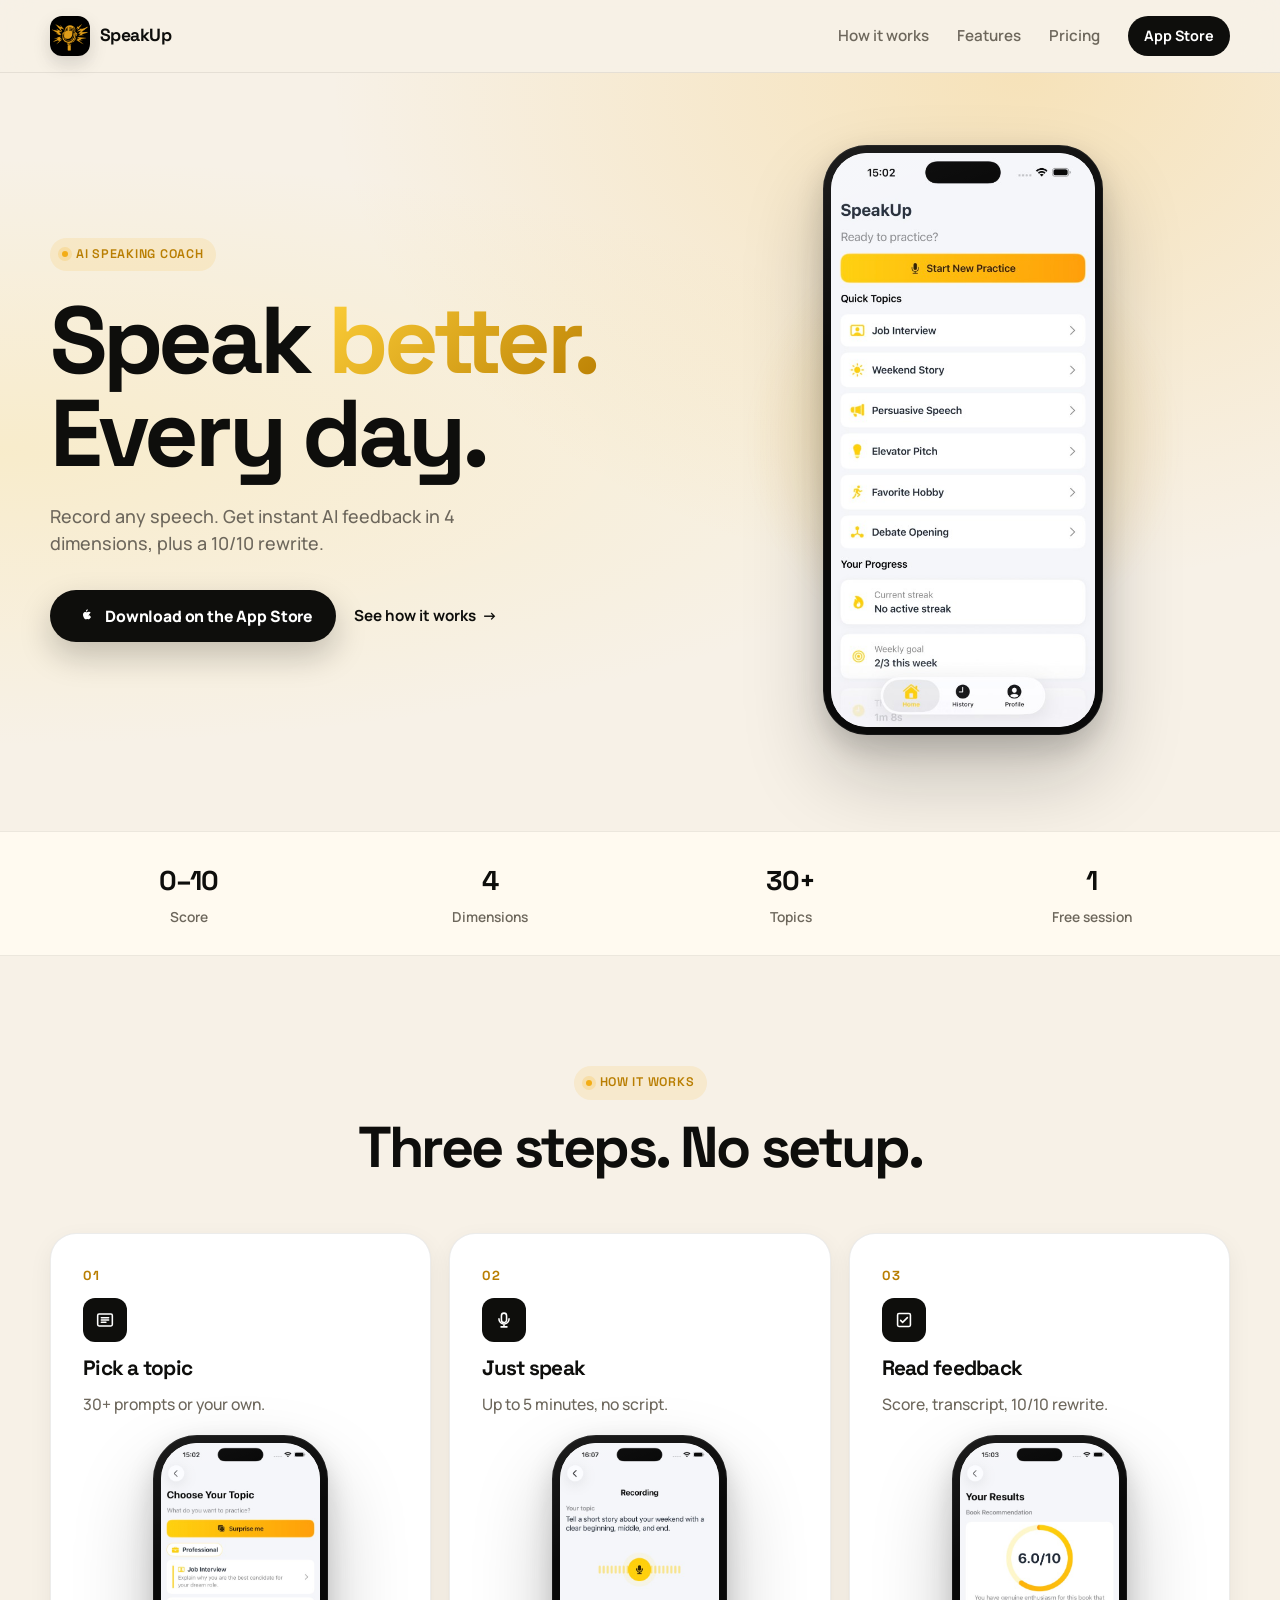
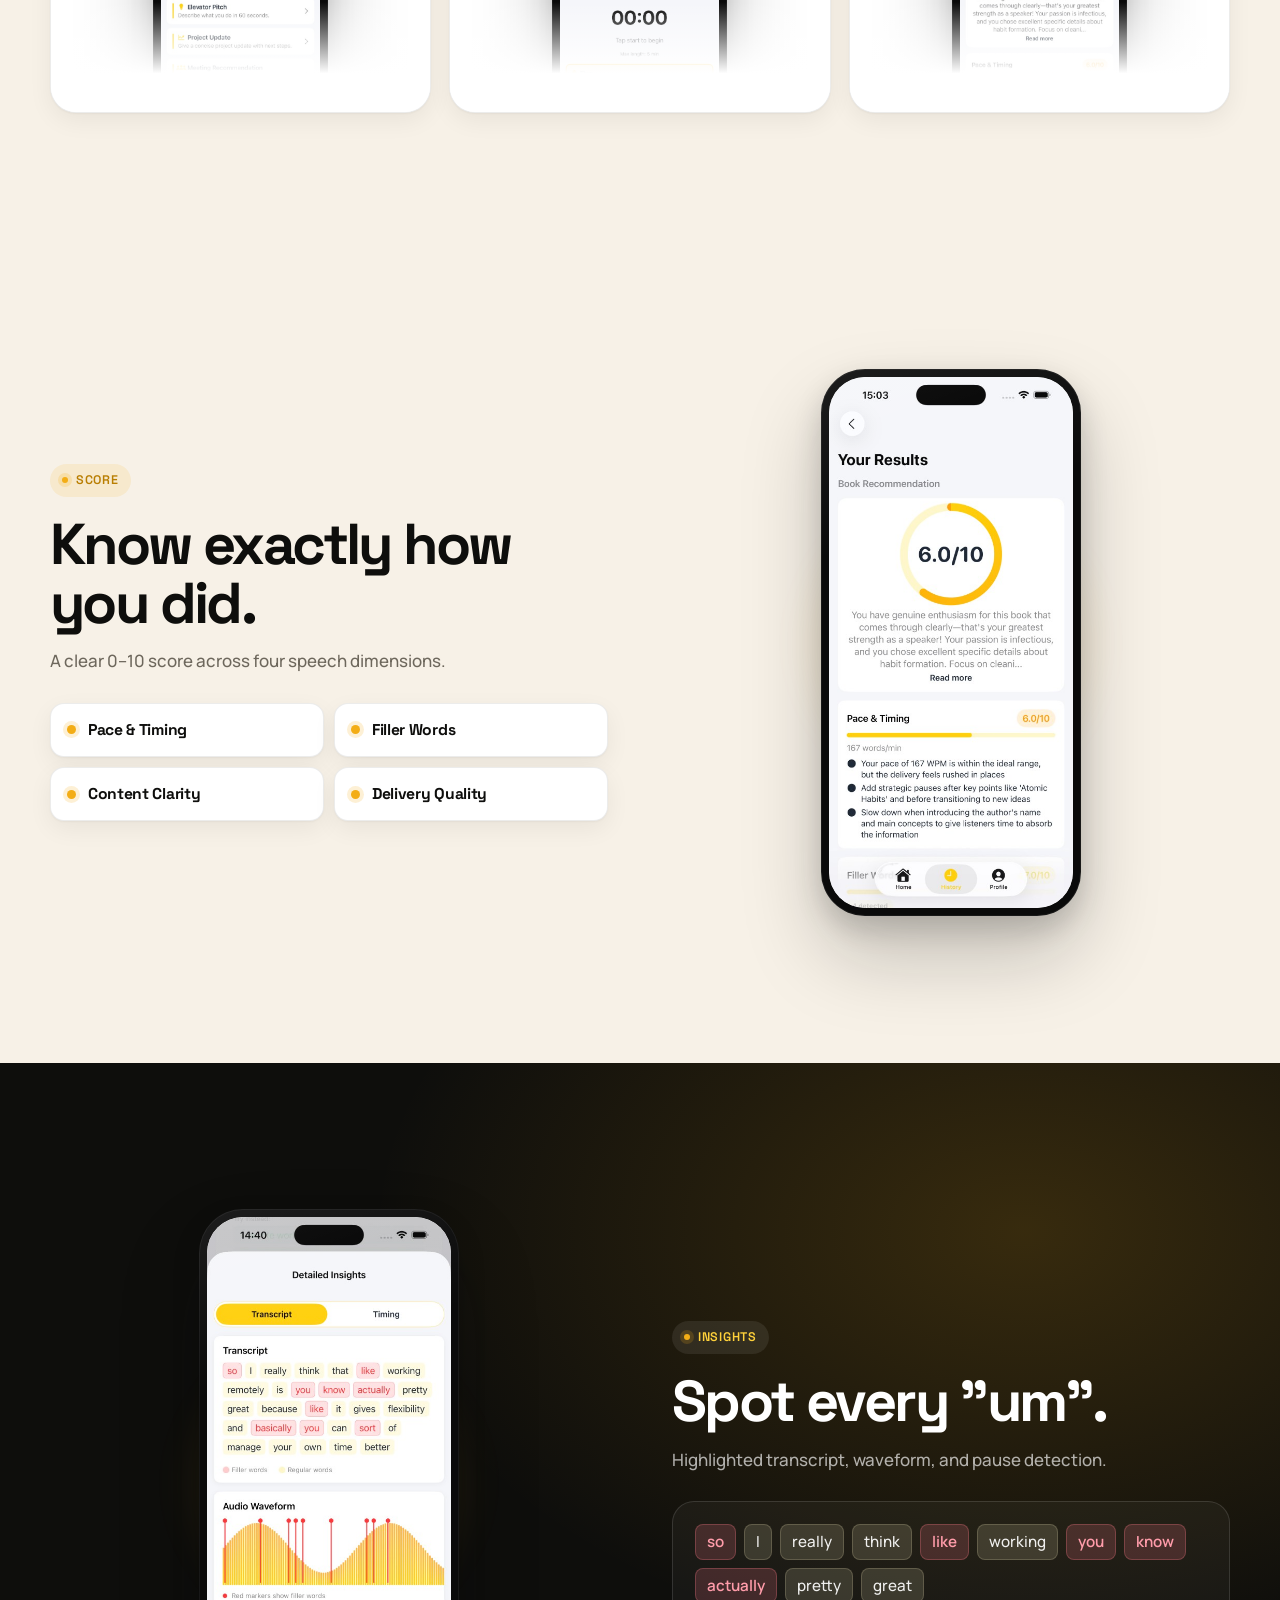
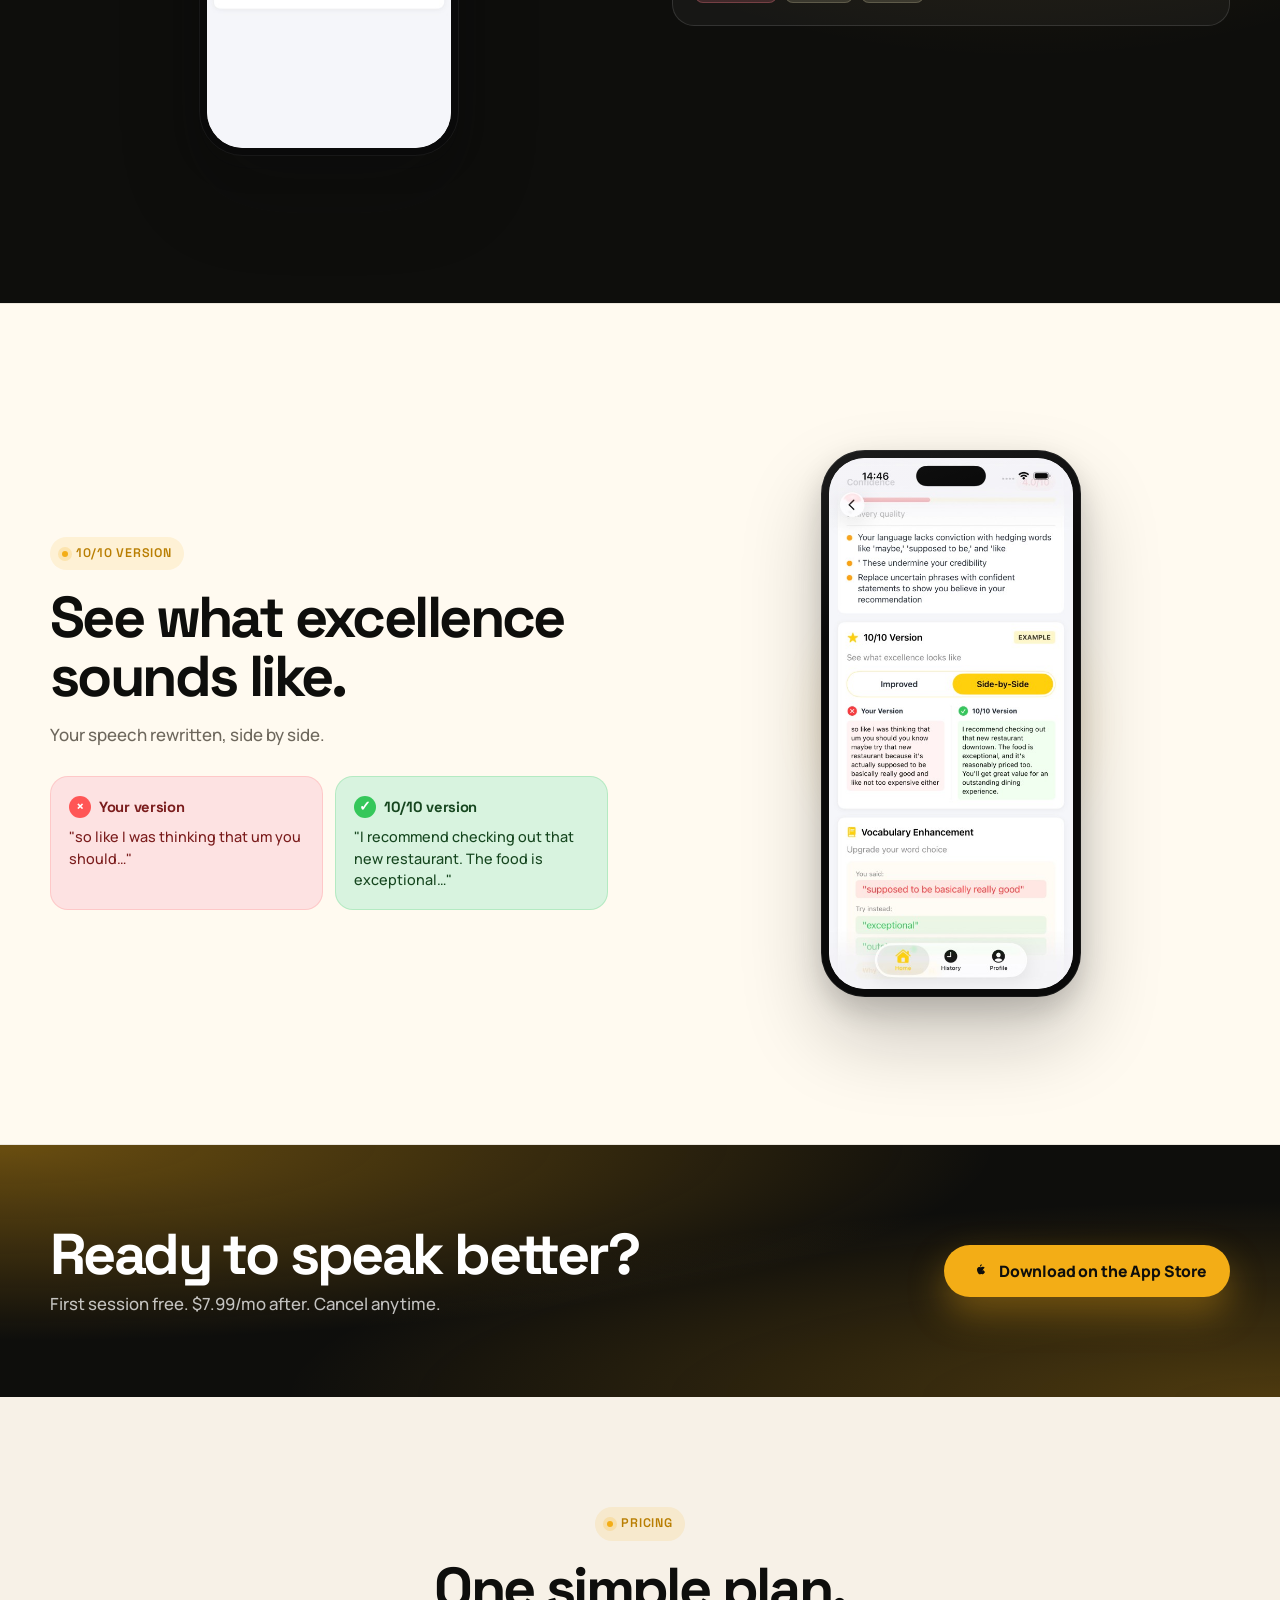
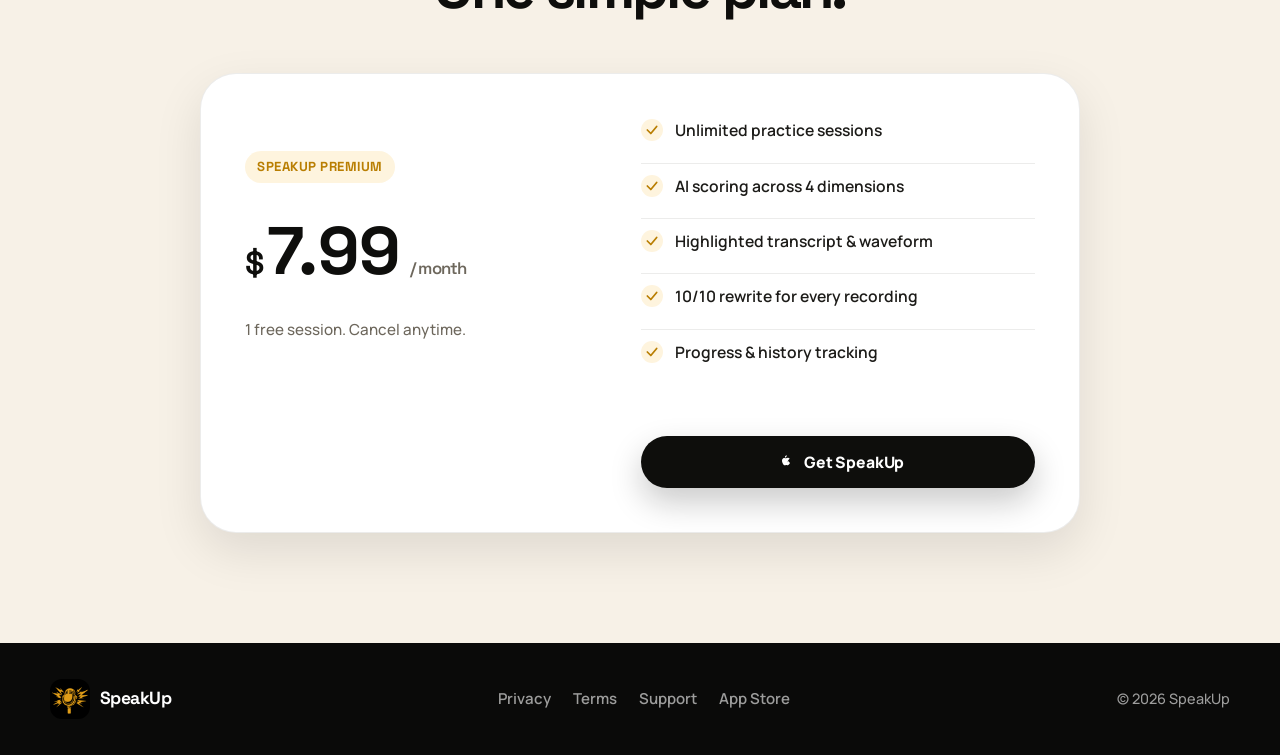
<file: index.html>
<!DOCTYPE html>
<html lang="en">
<head>
  <meta charset="UTF-8" />
  <meta name="viewport" content="width=device-width, initial-scale=1.0" />
  <title>SpeakUp</title>
  <meta name="description" content="SpeakUp landing page." />
  <meta http-equiv="refresh" content="0; url=landing.html" />
  <link rel="canonical" href="landing.html" />
  <link rel="preconnect" href="https://fonts.googleapis.com" />
  <link rel="preconnect" href="https://fonts.gstatic.com" crossorigin />
  <link href="https://fonts.googleapis.com/css2?family=Manrope:wght@400;700;900&family=Space+Grotesk:wght@500;700&display=swap" rel="stylesheet" />
  <link rel="icon" type="image/png" href="assets/icon/appstore.png" />
  <link rel="stylesheet" href="assets/site.css" />
  <script>
    window.location.replace("landing.html");
  </script>
</head>
<body class="redirect-page">
  <main class="redirect-card">
    <a class="brand" href="landing.html">
      <img class="brand-mark" src="assets/icon/appstore.png" alt="SpeakUp logo" />
      <span>SpeakUp</span>
    </a>
    <p>Opening the SpeakUp landing page...</p>
    <p><a class="button button-primary" href="landing.html">Open SpeakUp</a></p>
  </main>
</body>
</html>
</file>
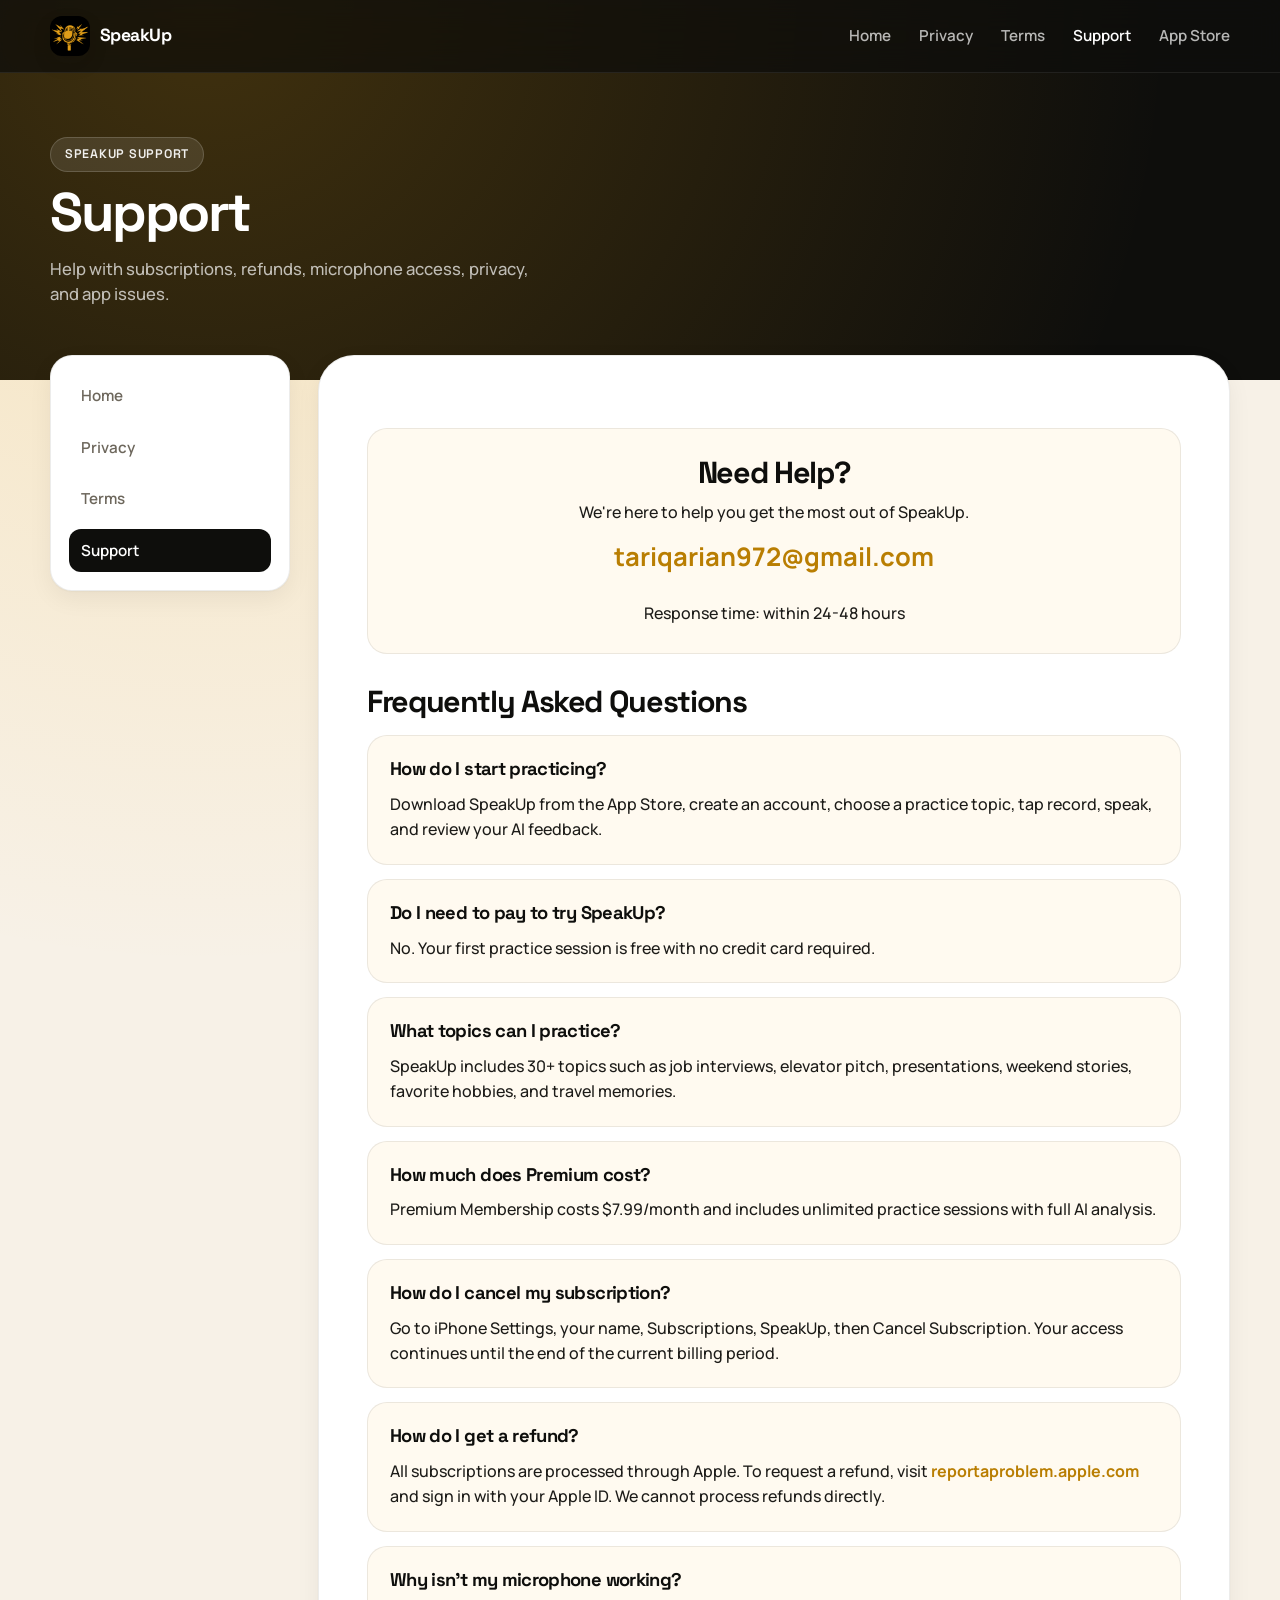
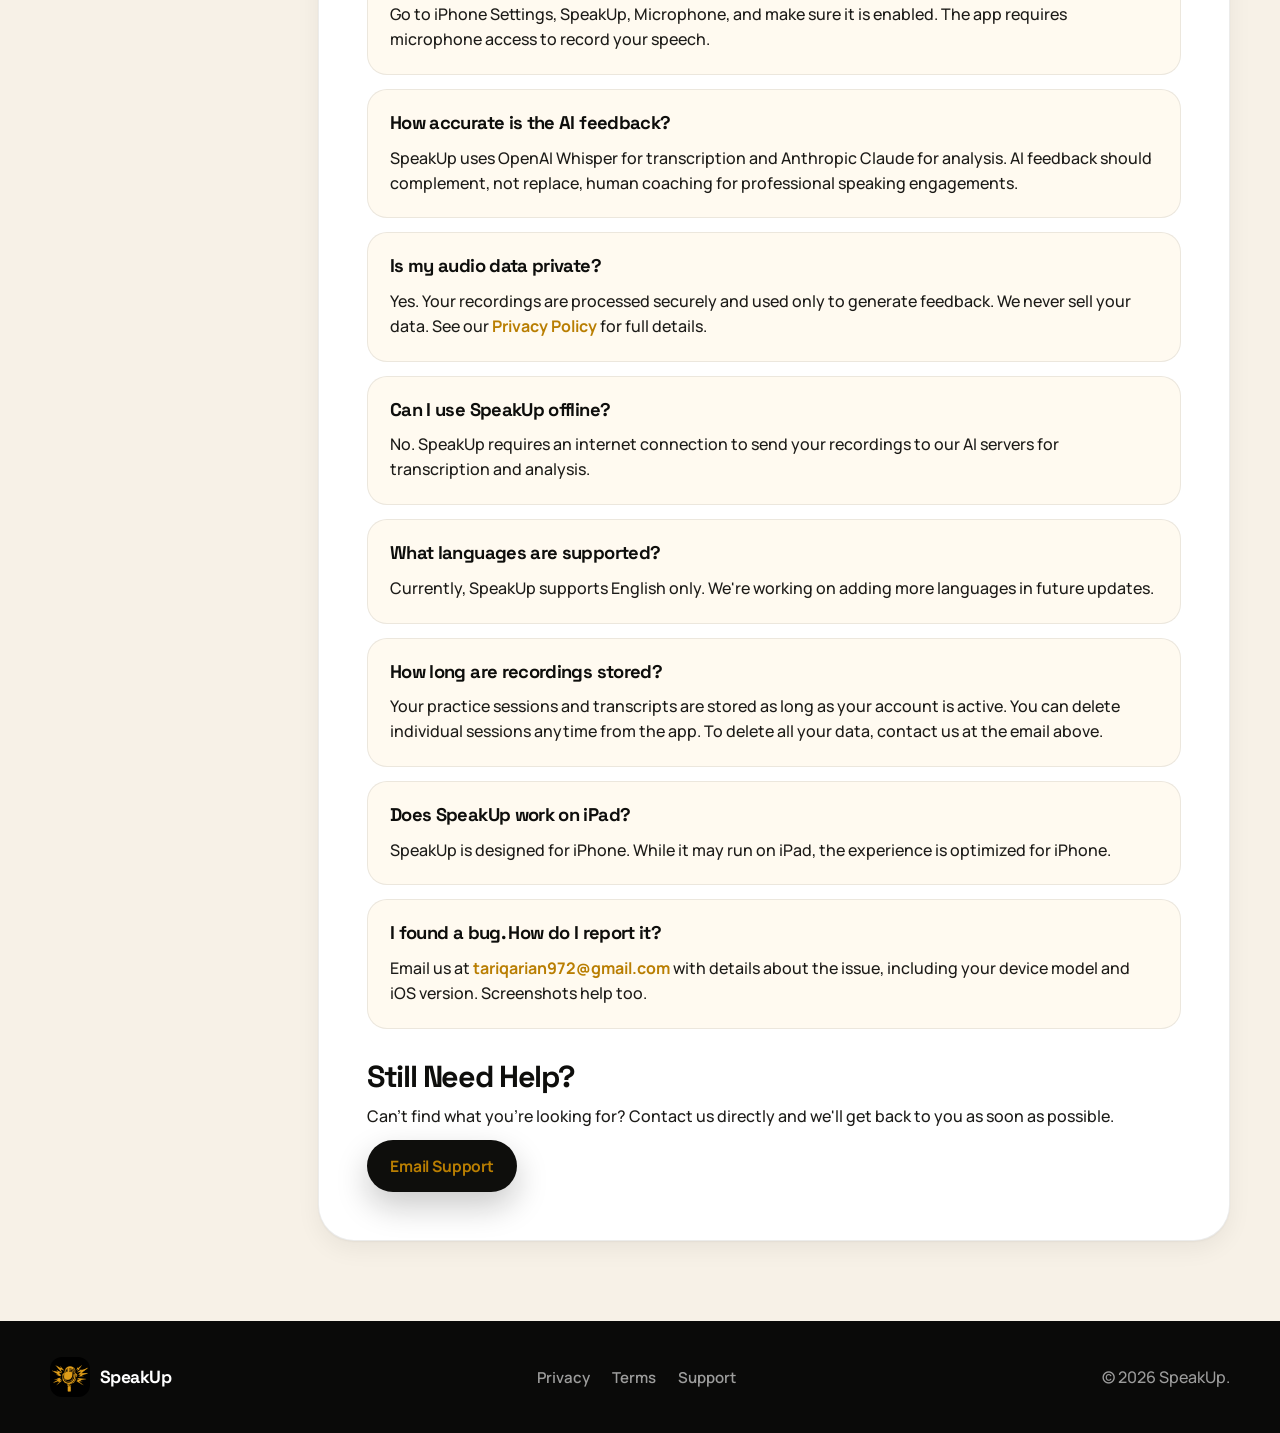
<file: fag.html>
<!DOCTYPE html>
<html lang="en">
<head>
  <meta charset="UTF-8" />
  <meta name="viewport" content="width=device-width, initial-scale=1.0" />
  <title>FAQ | SpeakUp</title>
  <meta http-equiv="refresh" content="0; url=support.html" />
  <script>
    window.location.replace("support.html");
  </script>
</head>
<body>
  <p>FAQ has moved to <a href="support.html">Support</a>.</p>
</body>
</html>
</file>
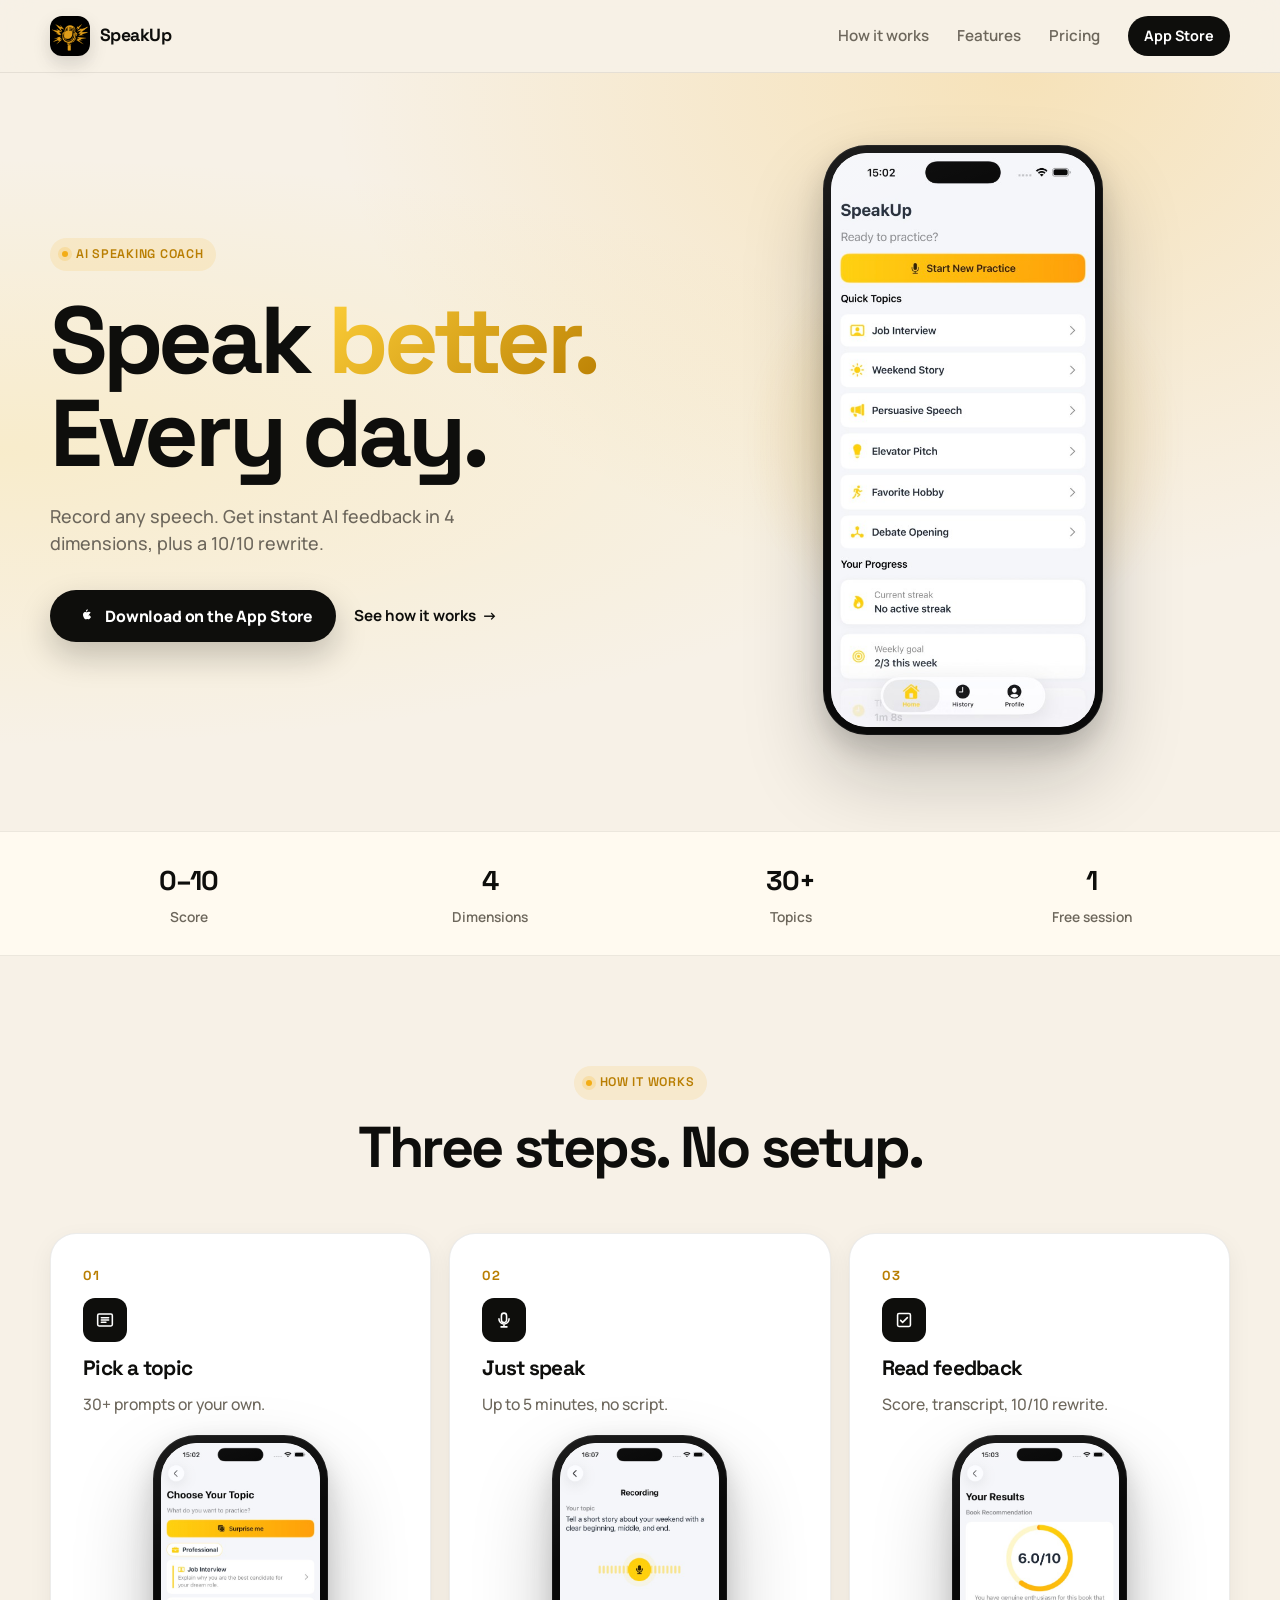
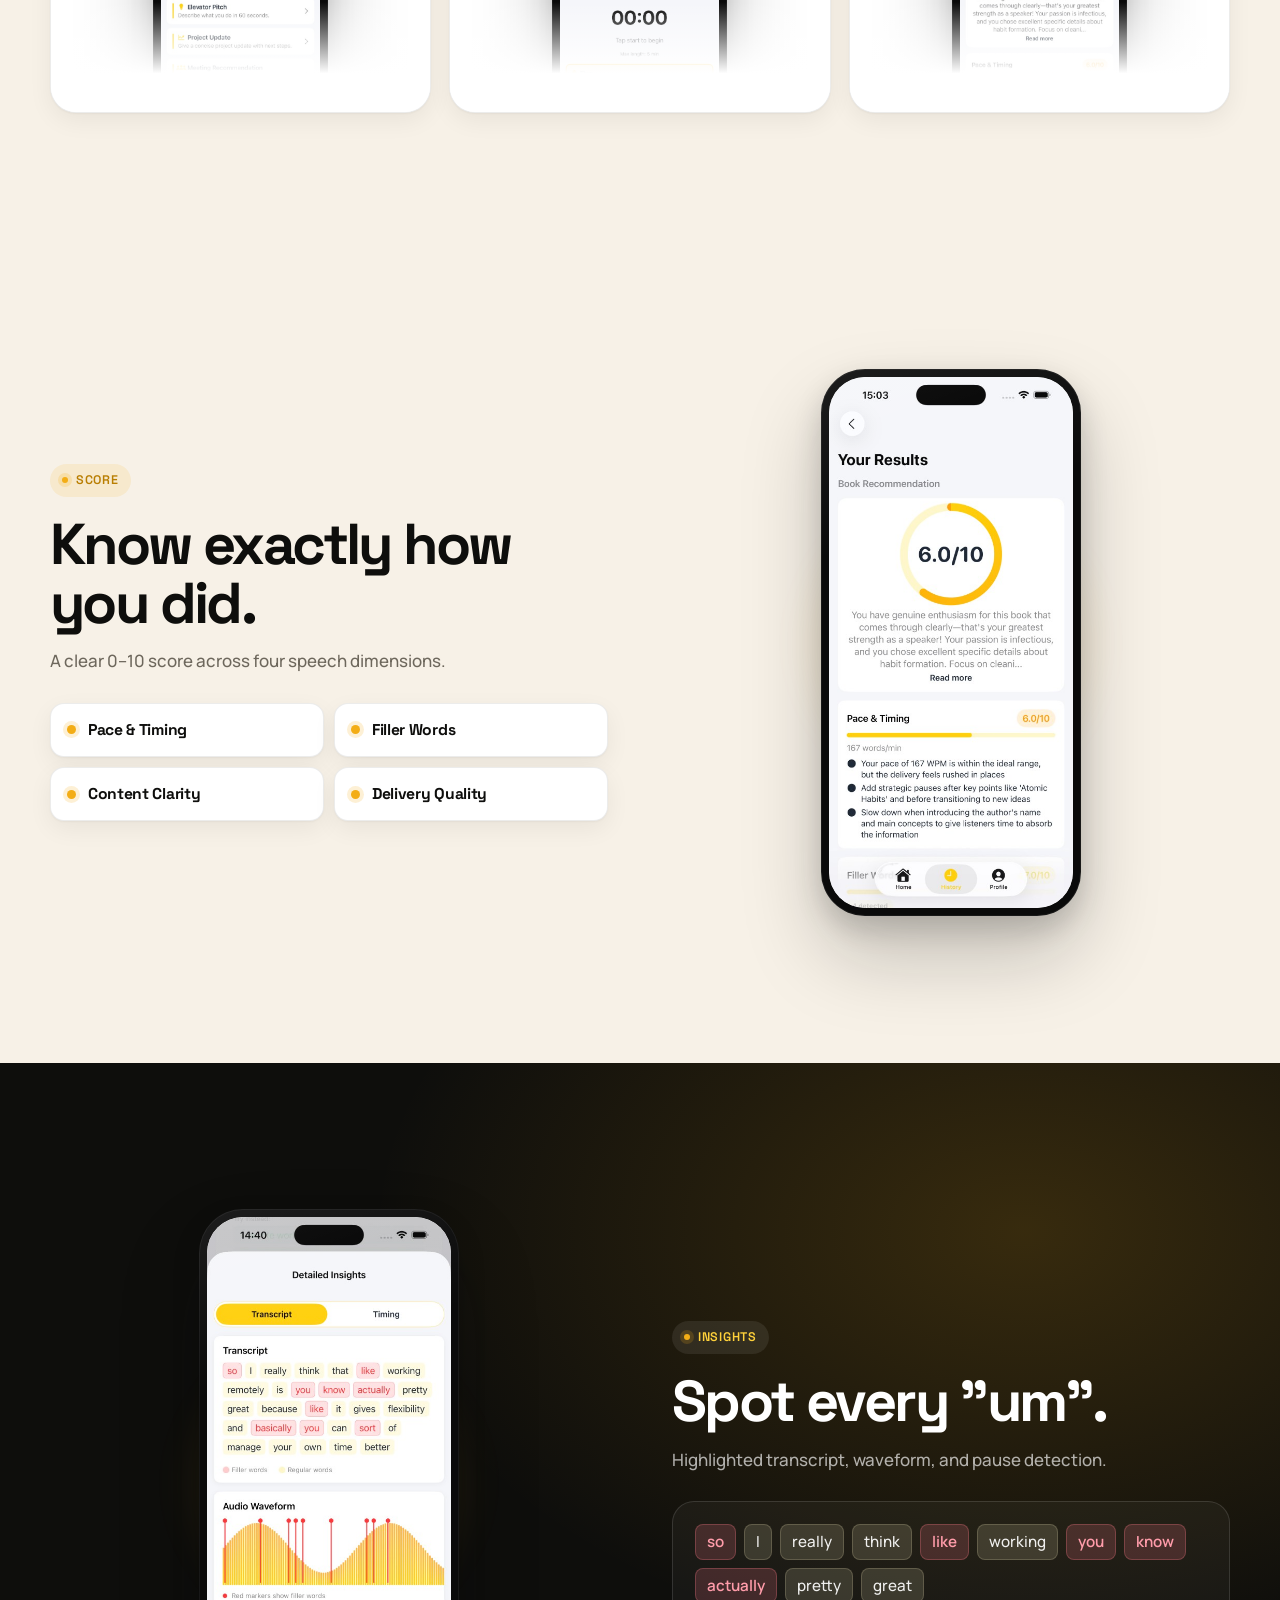
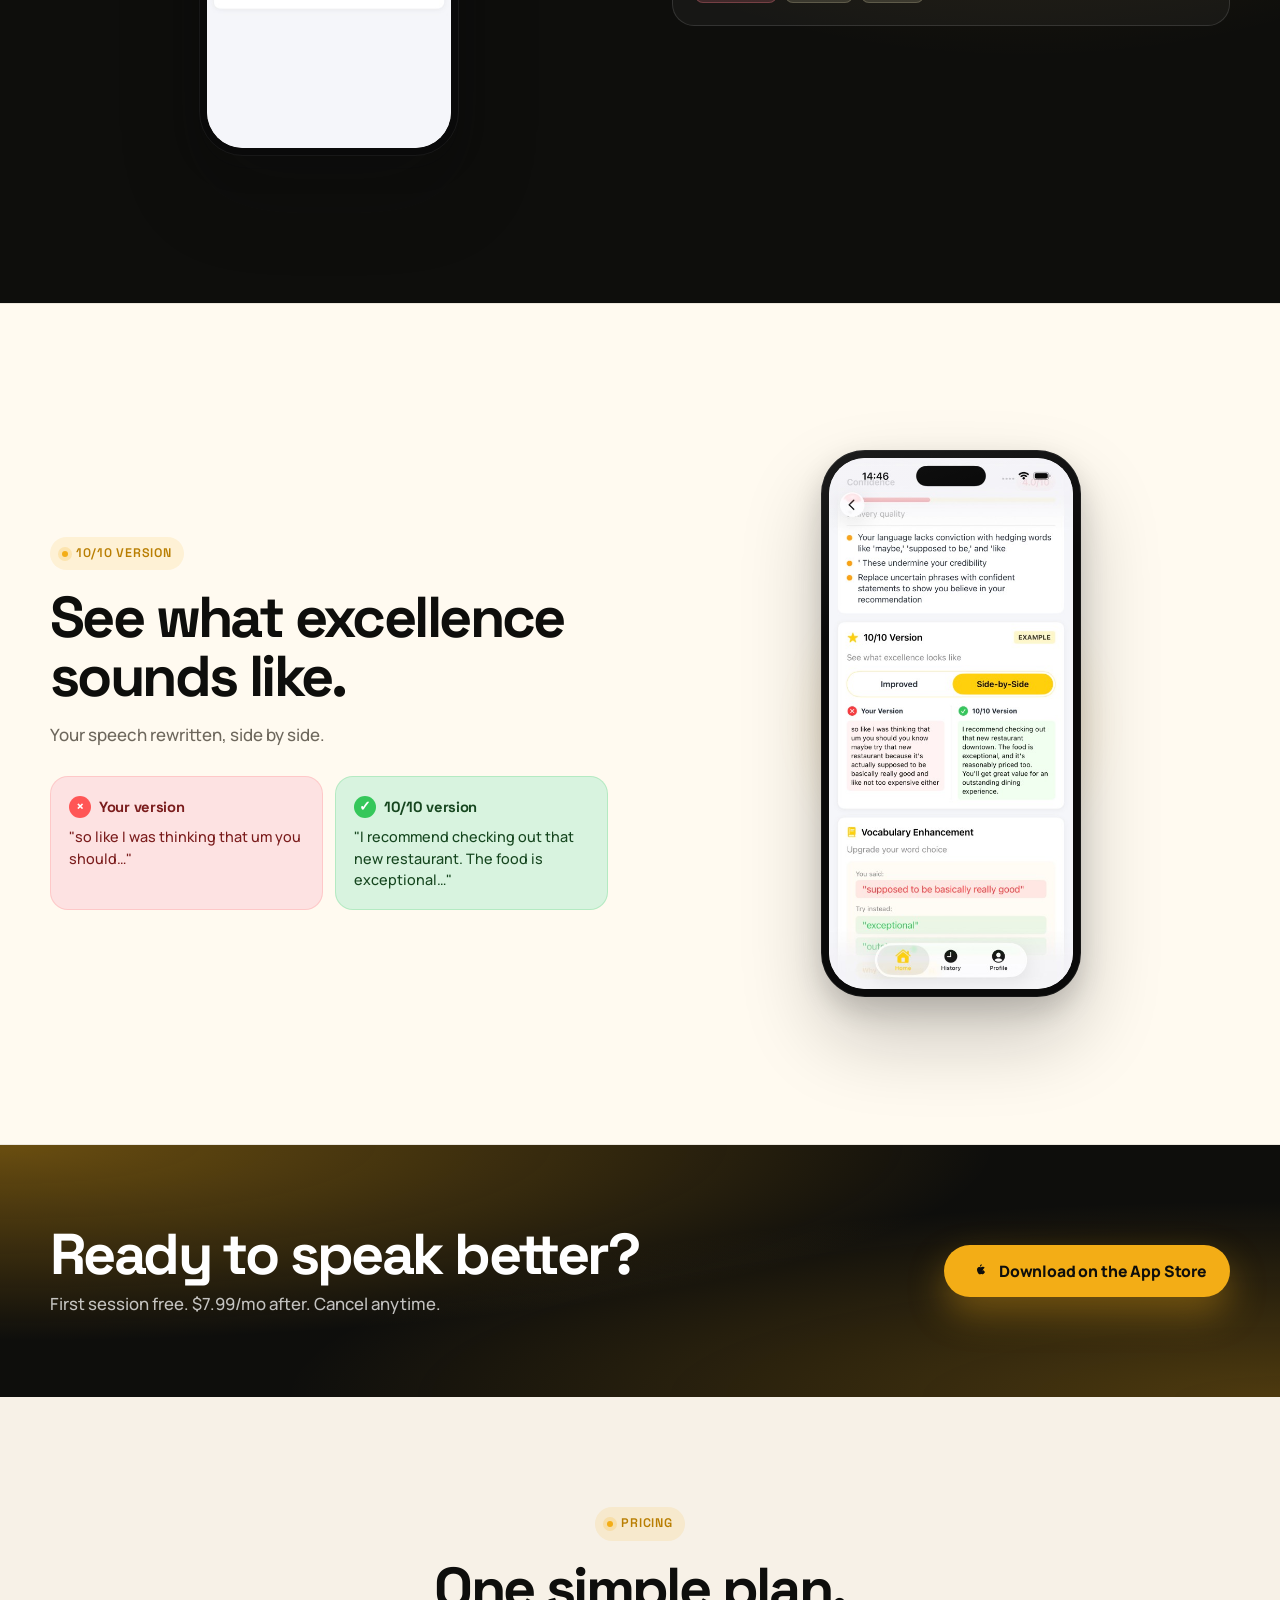
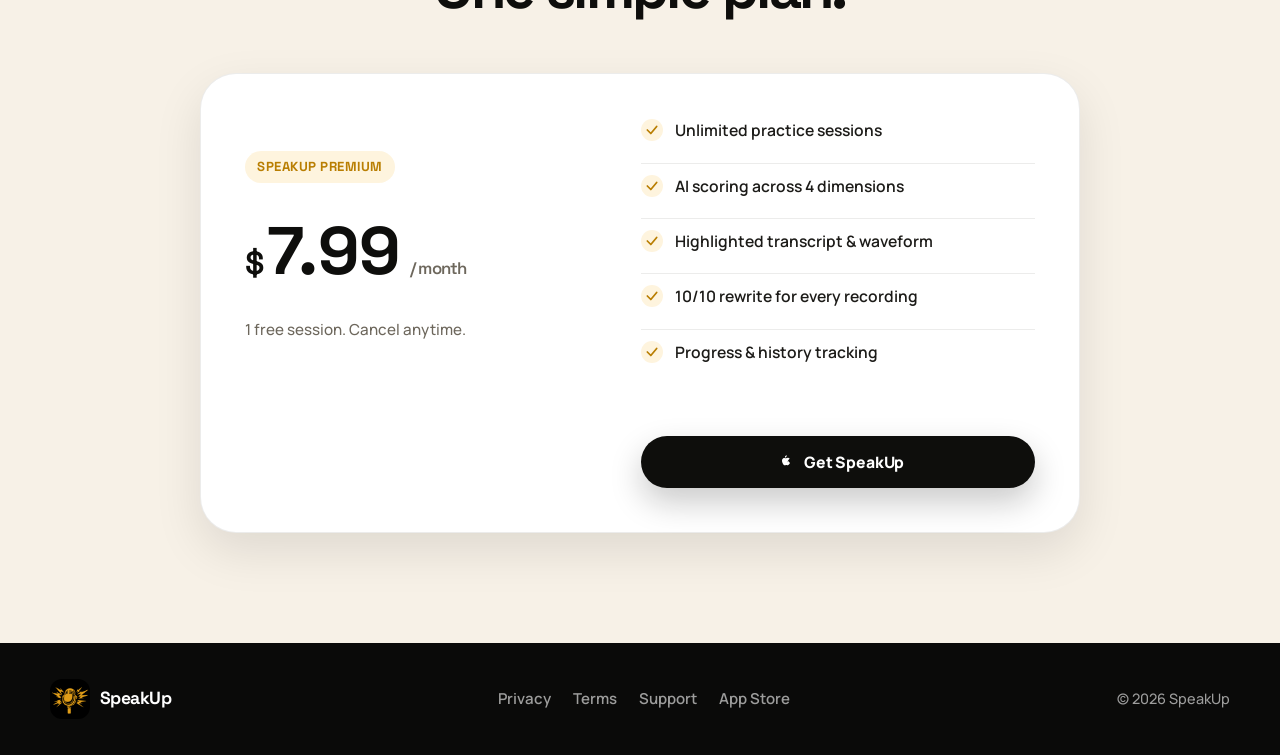
<file: landing.html>
<!DOCTYPE html>
<html lang="en">
<head>
  <meta charset="UTF-8" />
  <meta name="viewport" content="width=device-width, initial-scale=1.0" />
  <title>SpeakUp — AI Public Speaking Coach</title>
  <meta name="description" content="Practice any topic, record naturally, and get instant AI feedback: a clear 0–10 score, transcript, filler words, and a 10/10 rewrite of your speech." />
  <meta property="og:title" content="SpeakUp — AI Public Speaking Coach" />
  <meta property="og:description" content="Practice any topic, record naturally, and get instant AI feedback. Pace, filler words, clarity, and a 10/10 rewrite — side by side." />
  <link rel="preconnect" href="https://fonts.googleapis.com" />
  <link rel="preconnect" href="https://fonts.gstatic.com" crossorigin />
  <link href="https://fonts.googleapis.com/css2?family=Manrope:wght@400;500;600;700;800&family=Space+Grotesk:wght@500;600;700&display=swap" rel="stylesheet" />
  <link rel="icon" type="image/png" href="assets/icon/appstore.png" />
  <link rel="stylesheet" href="assets/site.css?v=4" />
</head>
<body>
  <header class="site-header">
    <div class="wrap header-inner">
      <a class="brand" href="landing.html" aria-label="SpeakUp home">
        <img class="brand-mark" src="assets/icon/appstore.png" alt="" />
        <span>SpeakUp</span>
      </a>
      <nav class="header-nav" aria-label="Primary">
        <a href="#how">How it works</a>
        <a href="#features">Features</a>
        <a href="#pricing">Pricing</a>
        <a class="nav-cta" href="https://apps.apple.com/app/id6760455037">App Store</a>
      </nav>
    </div>
  </header>

  <main id="top">
    <section class="hero">
      <div class="wrap hero-grid">
        <div class="hero-copy">
          <span class="eyebrow">AI speaking coach</span>
          <h1>Speak <em>better.</em><br />Every day.</h1>
          <p>Record any speech. Get instant AI feedback in 4 dimensions, plus a 10/10 rewrite.</p>
          <div class="hero-actions">
            <a class="button button-primary" href="https://apps.apple.com/app/id6760455037">
              <svg viewBox="0 0 24 24" aria-hidden="true" focusable="false"><path d="M17.05 12.54c-.03-2.66 2.17-3.94 2.27-4-.62-.92-1.6-1.05-1.94-1.06-.83-.08-1.62.49-2.04.49-.43 0-1.07-.48-1.77-.46-.91.01-1.75.53-2.22 1.34-.94 1.64-.24 4.06.68 5.39.45.65.98 1.38 1.68 1.35.68-.03.94-.44 1.76-.44.82 0 1.05.44 1.77.42.73-.01 1.19-.66 1.64-1.31.51-.75.72-1.47.74-1.51-.02-.01-1.42-.55-1.57-2.21zM15.59 6.43c.37-.45.62-1.07.55-1.69-.53.02-1.18.36-1.56.8-.34.4-.64 1.04-.56 1.65.59.05 1.19-.3 1.57-.76z" fill="currentColor"/></svg>
              <span>Download on the App Store</span>
            </a>
            <a class="button-link" href="#how">See how it works</a>
          </div>
        </div>

        <div class="hero-stage" aria-label="SpeakUp app preview">
          <div class="hero-glow" aria-hidden="true"></div>
          <div class="phone phone-hero">
            <div class="phone-screen">
              <img src="assets/screenshots/app/home.png" alt="SpeakUp home screen with Start New Practice button and quick topic list" />
            </div>
          </div>
        </div>
      </div>
    </section>

    <section class="band band-stats" aria-label="What SpeakUp gives you">
      <div class="wrap band-stats-grid">
        <div><strong>0–10</strong><span>Score</span></div>
        <div><strong>4</strong><span>Dimensions</span></div>
        <div><strong>30+</strong><span>Topics</span></div>
        <div><strong>1</strong><span>Free session</span></div>
      </div>
    </section>

    <section class="section section-flow" id="how">
      <div class="wrap">
        <header class="section-head section-head-center">
          <span class="eyebrow">How it works</span>
          <h2>Three steps. No setup.</h2>
        </header>

        <div class="flow-grid">
          <article class="flow-card">
            <div class="flow-card-top">
              <span class="flow-num">01</span>
              <span class="flow-icon" aria-hidden="true">
                <svg viewBox="0 0 24 24"><path d="M5.5 5.5h13a1.5 1.5 0 0 1 1.5 1.5v10a1.5 1.5 0 0 1-1.5 1.5h-13A1.5 1.5 0 0 1 4 17V7a1.5 1.5 0 0 1 1.5-1.5z" fill="none" stroke="currentColor" stroke-width="1.7"/><path d="M8 9.5h8M8 12h8M8 14.5h5" stroke="currentColor" stroke-width="1.7" stroke-linecap="round"/></svg>
              </span>
              <h3>Pick a topic</h3>
              <p>30+ prompts or your own.</p>
            </div>
            <div class="flow-preview">
              <div class="phone phone-mini">
                <div class="phone-screen">
                  <img src="assets/screenshots/app/topics.png" alt="Choose Your Topic screen" />
                </div>
              </div>
            </div>
          </article>

          <article class="flow-card">
            <div class="flow-card-top">
              <span class="flow-num">02</span>
              <span class="flow-icon" aria-hidden="true">
                <svg viewBox="0 0 24 24"><path d="M12 4.5a2.8 2.8 0 0 1 2.8 2.8v4.6a2.8 2.8 0 1 1-5.6 0V7.3A2.8 2.8 0 0 1 12 4.5z" fill="none" stroke="currentColor" stroke-width="1.7"/><path d="M6.5 10.8a5.5 5.5 0 0 0 11 0M12 16.3v3.2M8.8 19.5h6.4" fill="none" stroke="currentColor" stroke-width="1.7" stroke-linecap="round"/></svg>
              </span>
              <h3>Just speak</h3>
              <p>Up to 5 minutes, no script.</p>
            </div>
            <div class="flow-preview">
              <div class="phone phone-mini">
                <div class="phone-screen">
                  <img src="assets/screenshots/app/recording.png" alt="Recording screen" />
                </div>
              </div>
            </div>
          </article>

          <article class="flow-card">
            <div class="flow-card-top">
              <span class="flow-num">03</span>
              <span class="flow-icon" aria-hidden="true">
                <svg viewBox="0 0 24 24"><path d="M5 6.5A1.5 1.5 0 0 1 6.5 5h11A1.5 1.5 0 0 1 19 6.5v11a1.5 1.5 0 0 1-1.5 1.5h-11A1.5 1.5 0 0 1 5 17.5z" fill="none" stroke="currentColor" stroke-width="1.7"/><path d="m8.3 12.4 2.2 2.2 5.2-5.2" fill="none" stroke="currentColor" stroke-width="1.7" stroke-linecap="round" stroke-linejoin="round"/></svg>
              </span>
              <h3>Read feedback</h3>
              <p>Score, transcript, 10/10 rewrite.</p>
            </div>
            <div class="flow-preview">
              <div class="phone phone-mini">
                <div class="phone-screen">
                  <img src="assets/screenshots/app/results.png" alt="Your Results screen" />
                </div>
              </div>
            </div>
          </article>
        </div>
      </div>
    </section>

    <section class="section section-feature feature-results" id="features">
      <div class="wrap feature-grid">
        <div class="feature-copy">
          <span class="eyebrow">Score</span>
          <h2>Know exactly how you did.</h2>
          <p>A clear 0–10 score across four speech dimensions.</p>
          <ul class="check-list">
            <li><strong>Pace &amp; Timing</strong></li>
            <li><strong>Filler Words</strong></li>
            <li><strong>Content Clarity</strong></li>
            <li><strong>Delivery Quality</strong></li>
          </ul>
        </div>
        <div class="feature-visual">
          <div class="visual-glow" aria-hidden="true"></div>
          <div class="phone phone-feature">
            <div class="phone-screen">
              <img src="assets/screenshots/app/results.png" alt="Your Results screen showing a 6 out of 10 score with detailed pace and timing notes" />
            </div>
          </div>
        </div>
      </div>
    </section>

    <section class="section section-feature feature-insights section-dark">
      <div class="wrap feature-grid feature-grid-reverse">
        <div class="feature-visual">
          <div class="visual-glow visual-glow-dark" aria-hidden="true"></div>
          <div class="phone phone-feature">
            <div class="phone-screen">
              <img src="assets/screenshots/app/insights.png" alt="Detailed Insights screen with filler-word-highlighted transcript and audio waveform" />
            </div>
          </div>
        </div>
        <div class="feature-copy">
          <span class="eyebrow eyebrow-light">Insights</span>
          <h2>Spot every "um".</h2>
          <p>Highlighted transcript, waveform, and pause detection.</p>
          <div class="insight-tags" aria-hidden="true">
            <span class="tag tag-filler">so</span>
            <span class="tag tag-regular">I</span>
            <span class="tag tag-regular">really</span>
            <span class="tag tag-regular">think</span>
            <span class="tag tag-filler">like</span>
            <span class="tag tag-regular">working</span>
            <span class="tag tag-filler">you</span>
            <span class="tag tag-filler">know</span>
            <span class="tag tag-filler">actually</span>
            <span class="tag tag-regular">pretty</span>
            <span class="tag tag-regular">great</span>
          </div>
        </div>
      </div>
    </section>

    <section class="section section-feature feature-ten">
      <div class="wrap feature-grid">
        <div class="feature-copy">
          <span class="eyebrow">10/10 version</span>
          <h2>See what excellence sounds like.</h2>
          <p>Your speech rewritten, side by side.</p>
          <div class="compare-mini" aria-hidden="true">
            <div class="compare-card compare-bad">
              <span class="compare-label"><i>×</i>Your version</span>
              <p>"so like I was thinking that um you should…"</p>
            </div>
            <div class="compare-card compare-good">
              <span class="compare-label"><i>✓</i>10/10 version</span>
              <p>"I recommend checking out that new restaurant. The food is exceptional…"</p>
            </div>
          </div>
        </div>
        <div class="feature-visual">
          <div class="visual-glow" aria-hidden="true"></div>
          <div class="phone phone-feature">
            <div class="phone-screen">
              <img src="assets/screenshots/app/ten-of-ten.png" alt="10 out of 10 Version comparison showing your version next to a stronger rewrite" />
            </div>
          </div>
        </div>
      </div>
    </section>

    <section class="cta-band">
      <div class="wrap cta-inner">
        <div>
          <h2>Ready to speak better?</h2>
          <p>First session free. $7.99/mo after. Cancel anytime.</p>
        </div>
        <a class="button button-light" href="https://apps.apple.com/app/id6760455037">
          <svg viewBox="0 0 24 24" aria-hidden="true"><path d="M17.05 12.54c-.03-2.66 2.17-3.94 2.27-4-.62-.92-1.6-1.05-1.94-1.06-.83-.08-1.62.49-2.04.49-.43 0-1.07-.48-1.77-.46-.91.01-1.75.53-2.22 1.34-.94 1.64-.24 4.06.68 5.39.45.65.98 1.38 1.68 1.35.68-.03.94-.44 1.76-.44.82 0 1.05.44 1.77.42.73-.01 1.19-.66 1.64-1.31.51-.75.72-1.47.74-1.51-.02-.01-1.42-.55-1.57-2.21zM15.59 6.43c.37-.45.62-1.07.55-1.69-.53.02-1.18.36-1.56.8-.34.4-.64 1.04-.56 1.65.59.05 1.19-.3 1.57-.76z" fill="currentColor"/></svg>
          <span>Download on the App Store</span>
        </a>
      </div>
    </section>

    <section class="section section-pricing" id="pricing">
      <div class="wrap pricing-wrap">
        <header class="section-head section-head-center">
          <span class="eyebrow">Pricing</span>
          <h2>One simple plan.</h2>
        </header>

        <div class="pricing-card">
          <div class="pricing-card-top">
            <span class="pricing-label">SpeakUp Premium</span>
            <div class="pricing-price">
              <span class="pricing-currency">$</span>
              <span class="pricing-amount">7.99</span>
              <span class="pricing-period">/ month</span>
            </div>
            <p class="pricing-note">1 free session. Cancel anytime.</p>
          </div>
          <ul class="pricing-features">
            <li>Unlimited practice sessions</li>
            <li>AI scoring across 4 dimensions</li>
            <li>Highlighted transcript &amp; waveform</li>
            <li>10/10 rewrite for every recording</li>
            <li>Progress &amp; history tracking</li>
          </ul>
          <a class="button button-primary button-block" href="https://apps.apple.com/app/id6760455037">
            <svg viewBox="0 0 24 24" aria-hidden="true"><path d="M17.05 12.54c-.03-2.66 2.17-3.94 2.27-4-.62-.92-1.6-1.05-1.94-1.06-.83-.08-1.62.49-2.04.49-.43 0-1.07-.48-1.77-.46-.91.01-1.75.53-2.22 1.34-.94 1.64-.24 4.06.68 5.39.45.65.98 1.38 1.68 1.35.68-.03.94-.44 1.76-.44.82 0 1.05.44 1.77.42.73-.01 1.19-.66 1.64-1.31.51-.75.72-1.47.74-1.51-.02-.01-1.42-.55-1.57-2.21zM15.59 6.43c.37-.45.62-1.07.55-1.69-.53.02-1.18.36-1.56.8-.34.4-.64 1.04-.56 1.65.59.05 1.19-.3 1.57-.76z" fill="currentColor"/></svg>
            <span>Get SpeakUp</span>
          </a>
        </div>
      </div>
    </section>
  </main>

  <footer class="site-footer">
    <div class="wrap footer-inner">
      <a class="brand" href="#top" aria-label="SpeakUp home">
        <img class="brand-mark" src="assets/icon/appstore.png" alt="" />
        <span>SpeakUp</span>
      </a>
      <nav class="footer-links" aria-label="Footer">
        <a href="privacy.html">Privacy</a>
        <a href="terms.html">Terms</a>
        <a href="support.html">Support</a>
        <a href="https://apps.apple.com/app/id6760455037">App Store</a>
      </nav>
      <span class="footer-copyright">© <span id="year">2026</span> SpeakUp</span>
    </div>
  </footer>

  <script>
    document.getElementById("year").textContent = new Date().getFullYear();

    (() => {
      const reduceMotion = window.matchMedia && window.matchMedia("(prefers-reduced-motion: reduce)").matches;
      if (reduceMotion || !("IntersectionObserver" in window)) {
        return;
      }
      document.body.classList.add("js-ready");
      const targets = document.querySelectorAll(".flow-card, .feature-grid, .pricing-card, .band-stats-grid > div, .hero-stage, .hero-copy");
      const io = new IntersectionObserver((entries) => {
        entries.forEach((entry) => {
          if (entry.isIntersecting) {
            entry.target.classList.add("in-view");
            io.unobserve(entry.target);
          }
        });
      }, { threshold: 0.12, rootMargin: "0px 0px -10% 0px" });
      targets.forEach((el) => io.observe(el));
    })();
  </script>
</body>
</html>
</file>
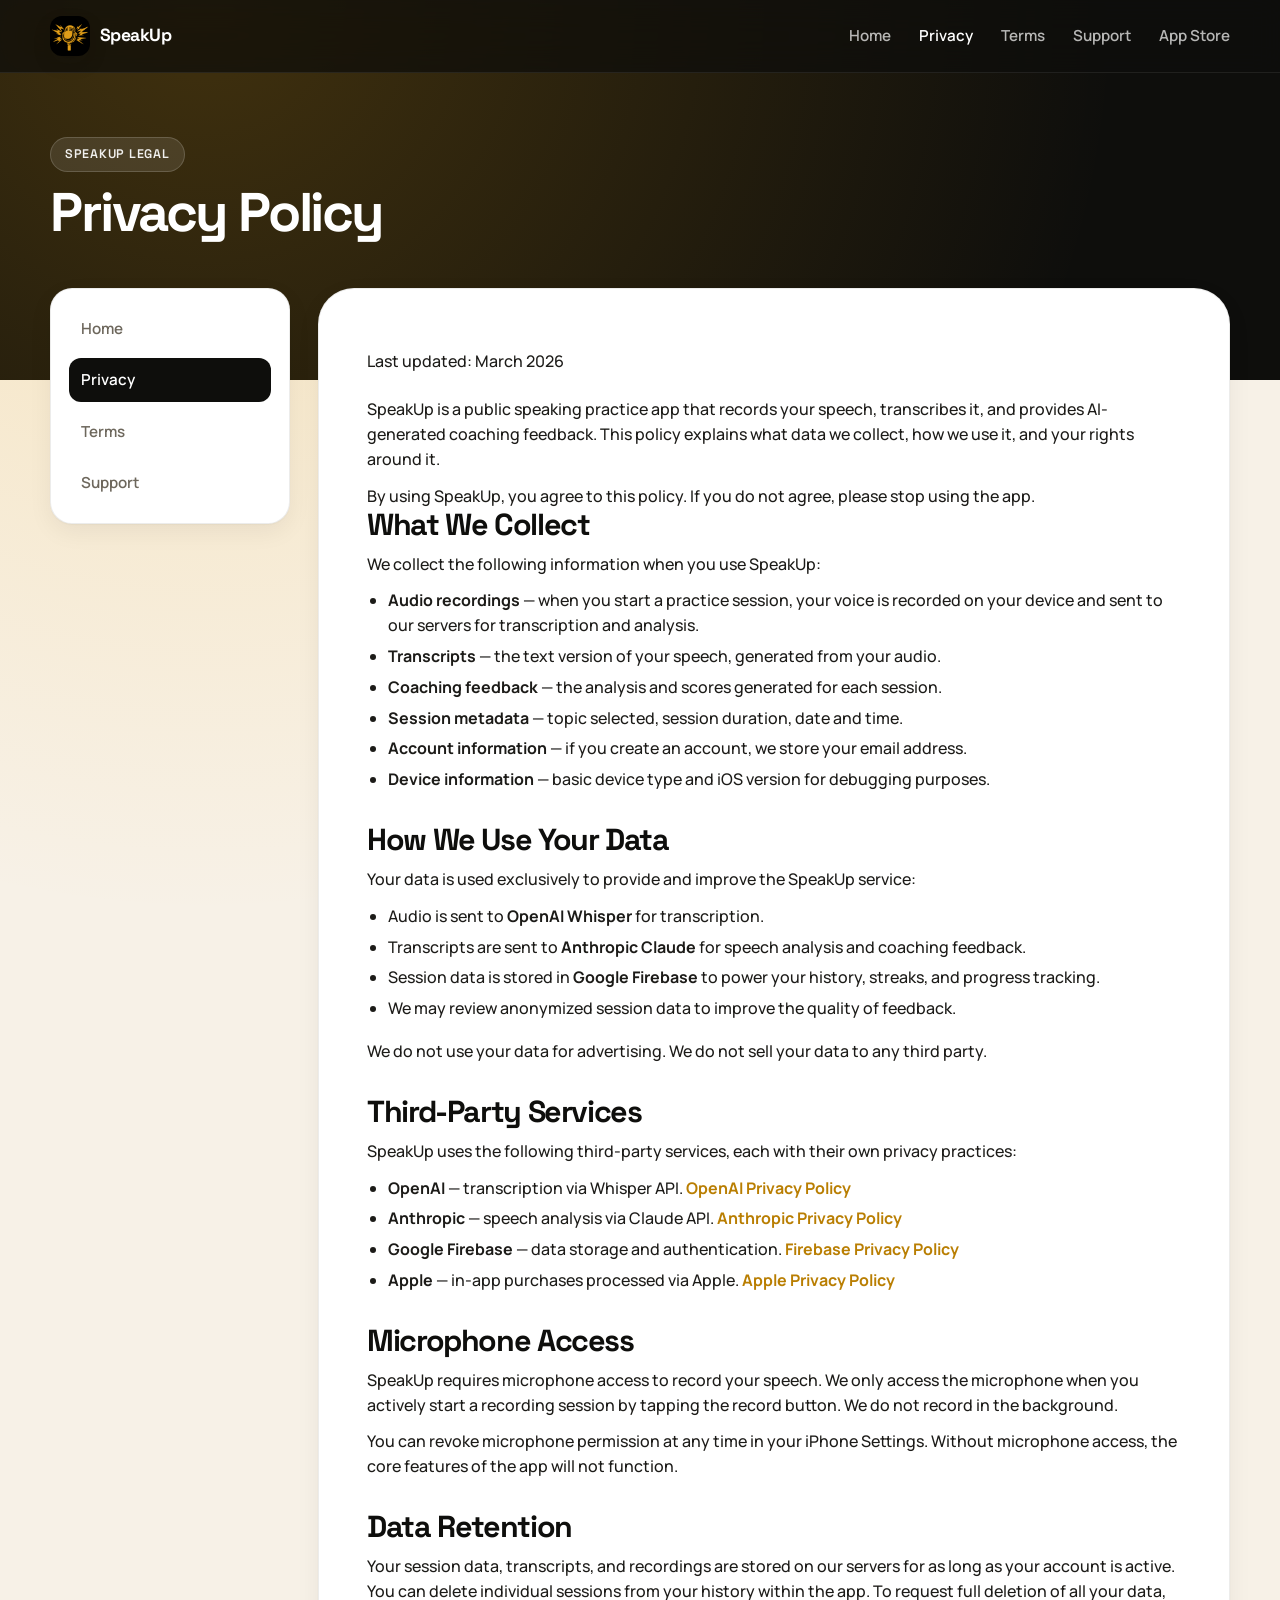
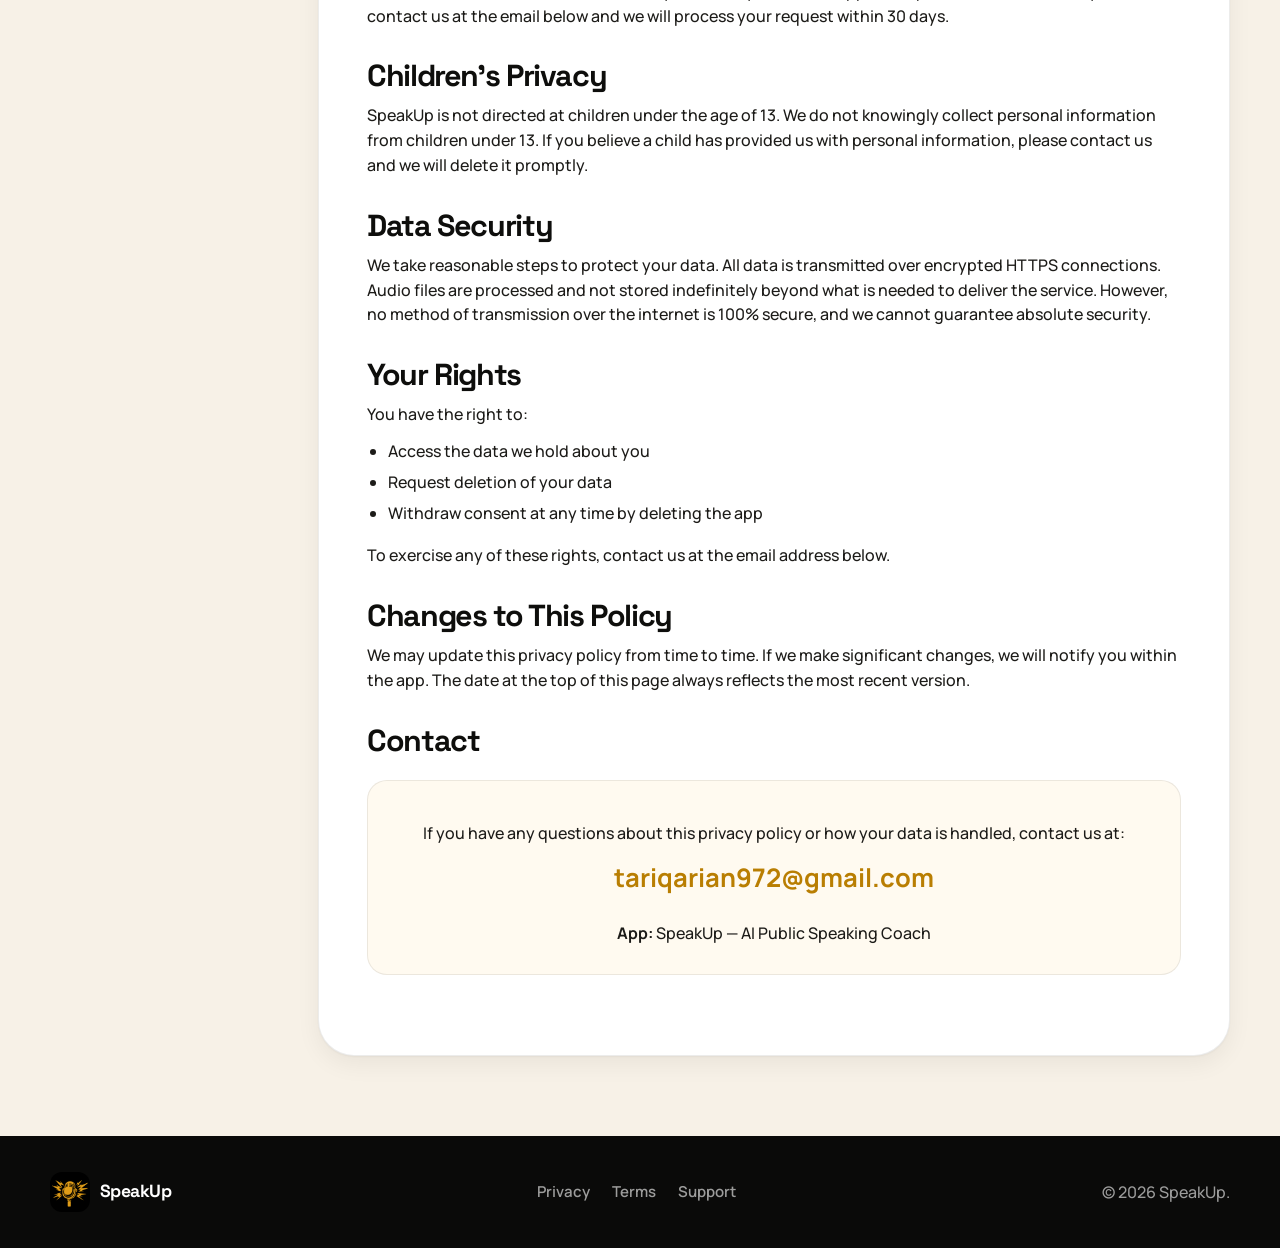
<file: privacy.html>
<!DOCTYPE html>
<html lang="en">
<head>
  <meta charset="UTF-8" />
  <meta name="viewport" content="width=device-width, initial-scale=1.0" />
  <title>Privacy Policy | SpeakUp</title>
  <meta name="description" content="SpeakUp Privacy Policy." />
  <link rel="preconnect" href="https://fonts.googleapis.com" />
  <link rel="preconnect" href="https://fonts.gstatic.com" crossorigin />
  <link href="https://fonts.googleapis.com/css2?family=Manrope:wght@400;600;700;800;900&family=Space+Grotesk:wght@500;700&display=swap" rel="stylesheet" />
  <link rel="icon" type="image/png" href="assets/icon/appstore.png" />
  <link rel="stylesheet" href="assets/site.css" />
</head>
<body class="doc-page">
  <header class="site-header dark">
    <div class="wrap header-inner">
      <a class="brand" href="landing.html" aria-label="SpeakUp home">
        <img class="brand-mark" src="assets/icon/appstore.png" alt="SpeakUp logo" />
        <span>SpeakUp</span>
      </a>
      <nav class="header-nav" aria-label="Primary">
        <a href="landing.html">Home</a>
        <a class="active" href="privacy.html">Privacy</a>
        <a href="terms.html">Terms</a>
        <a href="support.html">Support</a>
        <a href="https://apps.apple.com/app/id6760455037">App Store</a>
      </nav>
    </div>
  </header>

  <main>
    <section class="doc-hero">
      <div class="wrap">
        <span class="pill">SpeakUp legal</span>
        <h1>Privacy Policy</h1>
      </div>
    </section>

    <div class="wrap doc-layout">
      <nav class="doc-nav" aria-label="Legal pages">
        <a href="landing.html">Home</a>
        <a class="active" href="privacy.html">Privacy</a>
        <a href="terms.html">Terms</a>
        <a href="support.html">Support</a>
      </nav>

      <article class="doc-card">
        <p class="doc-meta">Last updated: March 2026</p>

        <p>SpeakUp is a public speaking practice app that records your speech, transcribes it, and provides AI-generated coaching feedback. This policy explains what data we collect, how we use it, and your rights around it.</p>
        <p>By using SpeakUp, you agree to this policy. If you do not agree, please stop using the app.</p>

        <h2>What We Collect</h2>
        <p>We collect the following information when you use SpeakUp:</p>
        <ul>
          <li><strong>Audio recordings</strong> — when you start a practice session, your voice is recorded on your device and sent to our servers for transcription and analysis.</li>
          <li><strong>Transcripts</strong> — the text version of your speech, generated from your audio.</li>
          <li><strong>Coaching feedback</strong> — the analysis and scores generated for each session.</li>
          <li><strong>Session metadata</strong> — topic selected, session duration, date and time.</li>
          <li><strong>Account information</strong> — if you create an account, we store your email address.</li>
          <li><strong>Device information</strong> — basic device type and iOS version for debugging purposes.</li>
        </ul>

        <h2>How We Use Your Data</h2>
        <p>Your data is used exclusively to provide and improve the SpeakUp service:</p>
        <ul>
          <li>Audio is sent to <strong>OpenAI Whisper</strong> for transcription.</li>
          <li>Transcripts are sent to <strong>Anthropic Claude</strong> for speech analysis and coaching feedback.</li>
          <li>Session data is stored in <strong>Google Firebase</strong> to power your history, streaks, and progress tracking.</li>
          <li>We may review anonymized session data to improve the quality of feedback.</li>
        </ul>
        <p>We do not use your data for advertising. We do not sell your data to any third party.</p>

        <h2>Third-Party Services</h2>
        <p>SpeakUp uses the following third-party services, each with their own privacy practices:</p>
        <ul>
          <li><strong>OpenAI</strong> — transcription via Whisper API. <a href="https://openai.com/privacy" target="_blank" rel="noreferrer">OpenAI Privacy Policy</a></li>
          <li><strong>Anthropic</strong> — speech analysis via Claude API. <a href="https://www.anthropic.com/privacy" target="_blank" rel="noreferrer">Anthropic Privacy Policy</a></li>
          <li><strong>Google Firebase</strong> — data storage and authentication. <a href="https://firebase.google.com/support/privacy" target="_blank" rel="noreferrer">Firebase Privacy Policy</a></li>
          <li><strong>Apple</strong> — in-app purchases processed via Apple. <a href="https://www.apple.com/legal/privacy/" target="_blank" rel="noreferrer">Apple Privacy Policy</a></li>
        </ul>

        <h2>Microphone Access</h2>
        <p>SpeakUp requires microphone access to record your speech. We only access the microphone when you actively start a recording session by tapping the record button. We do not record in the background.</p>
        <p>You can revoke microphone permission at any time in your iPhone Settings. Without microphone access, the core features of the app will not function.</p>

        <h2>Data Retention</h2>
        <p>Your session data, transcripts, and recordings are stored on our servers for as long as your account is active. You can delete individual sessions from your history within the app. To request full deletion of all your data, contact us at the email below and we will process your request within 30 days.</p>

        <h2>Children's Privacy</h2>
        <p>SpeakUp is not directed at children under the age of 13. We do not knowingly collect personal information from children under 13. If you believe a child has provided us with personal information, please contact us and we will delete it promptly.</p>

        <h2>Data Security</h2>
        <p>We take reasonable steps to protect your data. All data is transmitted over encrypted HTTPS connections. Audio files are processed and not stored indefinitely beyond what is needed to deliver the service. However, no method of transmission over the internet is 100% secure, and we cannot guarantee absolute security.</p>

        <h2>Your Rights</h2>
        <p>You have the right to:</p>
        <ul>
          <li>Access the data we hold about you</li>
          <li>Request deletion of your data</li>
          <li>Withdraw consent at any time by deleting the app</li>
        </ul>
        <p>To exercise any of these rights, contact us at the email address below.</p>

        <h2>Changes to This Policy</h2>
        <p>We may update this privacy policy from time to time. If we make significant changes, we will notify you within the app. The date at the top of this page always reflects the most recent version.</p>

        <h2>Contact</h2>
        <div class="contact-panel">
          <p>If you have any questions about this privacy policy or how your data is handled, contact us at:</p>
          <a class="contact-email" href="mailto:tariqarian972@gmail.com">tariqarian972@gmail.com</a>
          <p><strong>App:</strong> SpeakUp — AI Public Speaking Coach</p>
        </div>
      </article>
    </div>
  </main>

  <footer class="site-footer">
    <div class="wrap footer-inner">
      <a class="brand" href="landing.html">
        <img class="brand-mark" src="assets/icon/appstore.png" alt="SpeakUp logo" />
        <span>SpeakUp</span>
      </a>
      <div class="footer-links">
        <a href="privacy.html">Privacy</a>
        <a href="terms.html">Terms</a>
        <a href="support.html">Support</a>
      </div>
      <span>© 2026 SpeakUp.</span>
    </div>
  </footer>
</body>
</html>
</file>
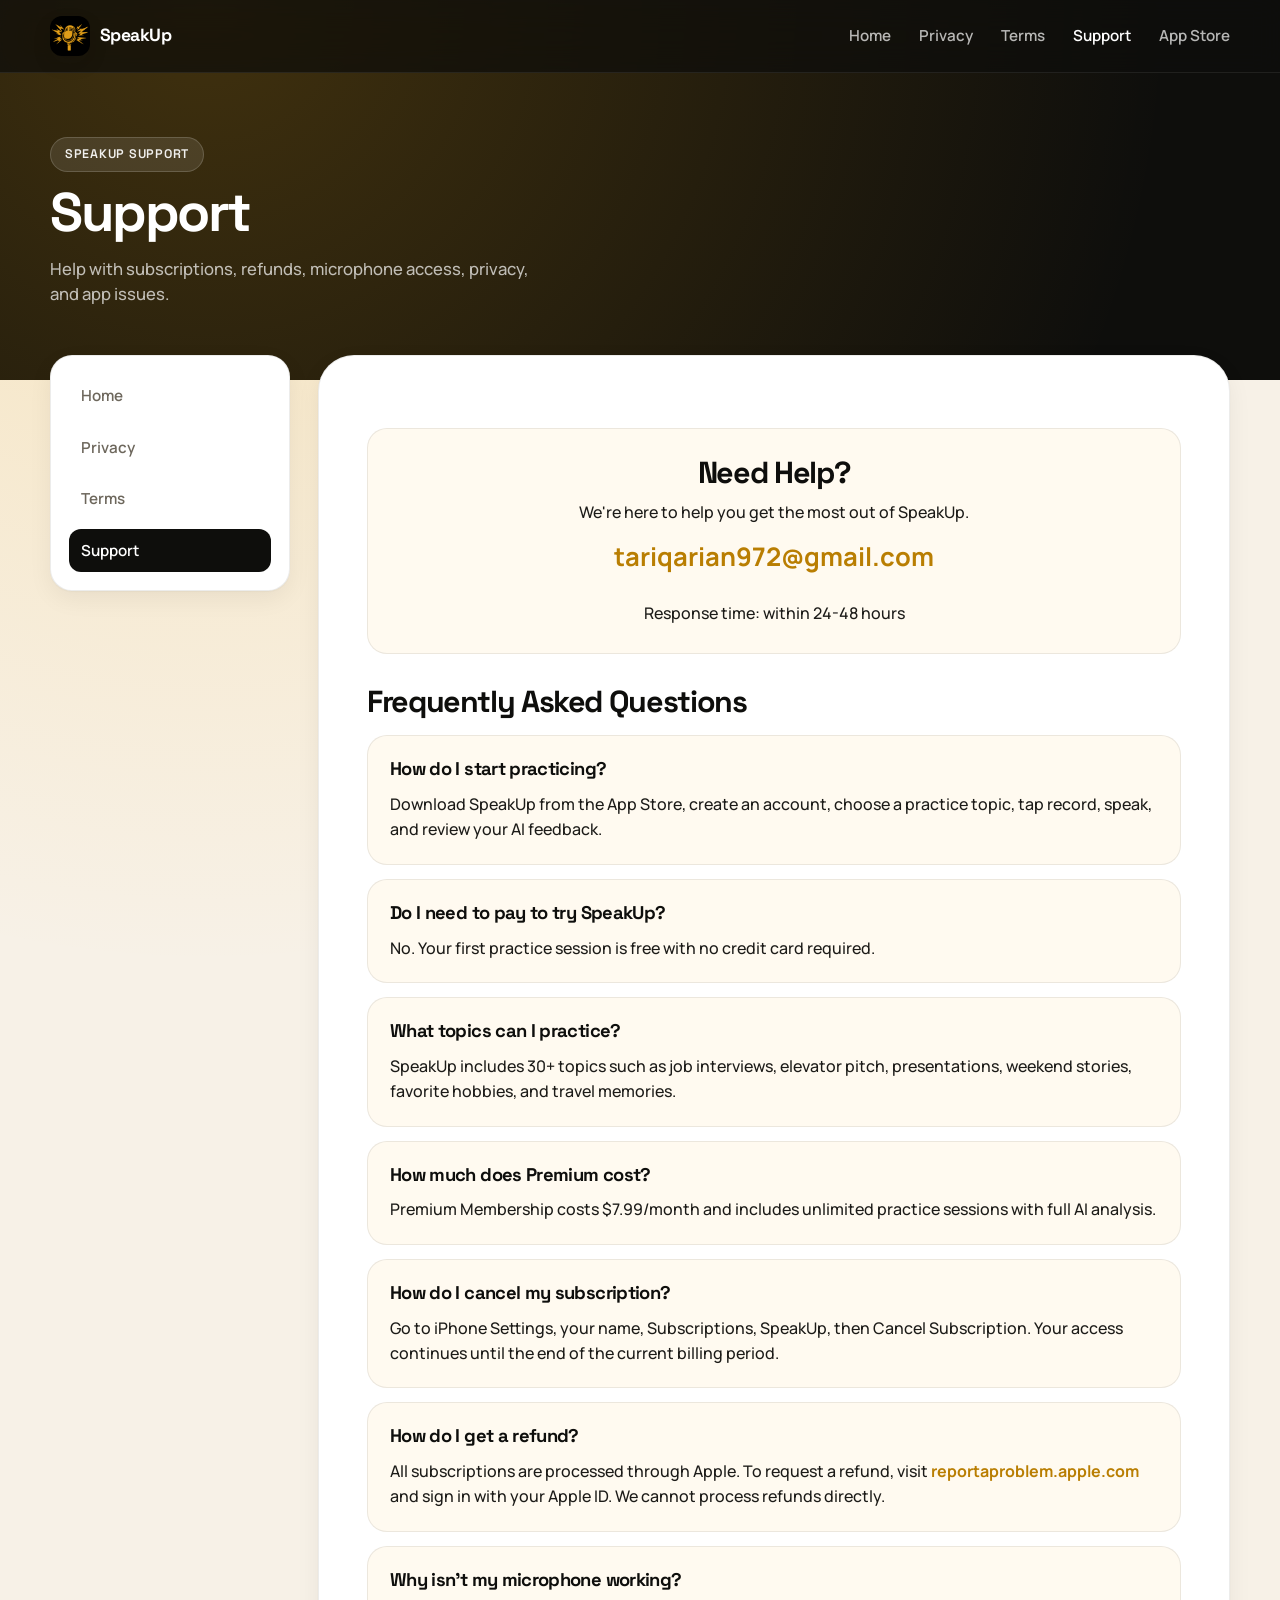
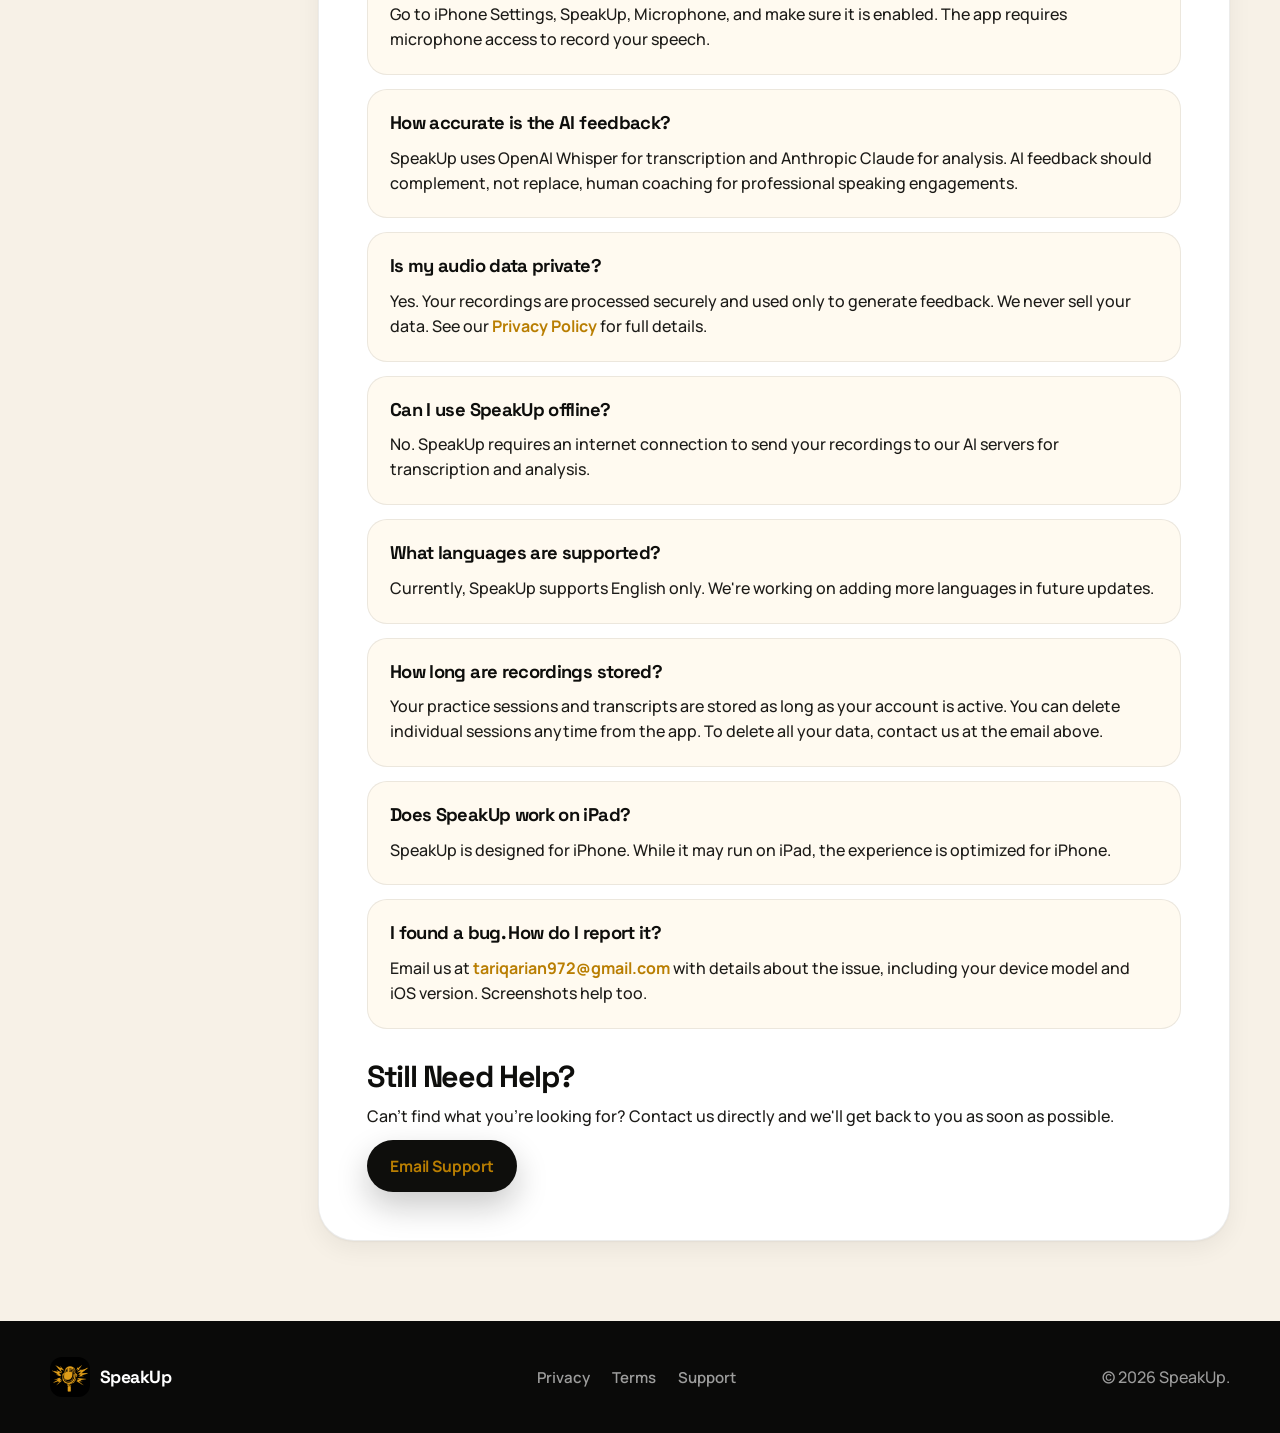
<file: support.html>
<!DOCTYPE html>
<html lang="en">
<head>
  <meta charset="UTF-8" />
  <meta name="viewport" content="width=device-width, initial-scale=1.0" />
  <title>Support | SpeakUp</title>
  <meta name="description" content="SpeakUp support and frequently asked questions." />
  <link rel="preconnect" href="https://fonts.googleapis.com" />
  <link rel="preconnect" href="https://fonts.gstatic.com" crossorigin />
  <link href="https://fonts.googleapis.com/css2?family=Manrope:wght@400;600;700;800;900&family=Space+Grotesk:wght@500;700&display=swap" rel="stylesheet" />
  <link rel="icon" type="image/png" href="assets/icon/appstore.png" />
  <link rel="stylesheet" href="assets/site.css" />
</head>
<body class="doc-page">
  <header class="site-header dark">
    <div class="wrap header-inner">
      <a class="brand" href="landing.html" aria-label="SpeakUp home">
        <img class="brand-mark" src="assets/icon/appstore.png" alt="SpeakUp logo" />
        <span>SpeakUp</span>
      </a>
      <nav class="header-nav" aria-label="Primary">
        <a href="landing.html">Home</a>
        <a href="privacy.html">Privacy</a>
        <a href="terms.html">Terms</a>
        <a class="active" href="support.html">Support</a>
        <a href="https://apps.apple.com/app/id6760455037">App Store</a>
      </nav>
    </div>
  </header>

  <main>
    <section class="doc-hero">
      <div class="wrap">
        <span class="pill">SpeakUp support</span>
        <h1>Support</h1>
        <p>Help with subscriptions, refunds, microphone access, privacy, and app issues.</p>
      </div>
    </section>

    <div class="wrap doc-layout">
      <nav class="doc-nav" aria-label="Support pages">
        <a href="landing.html">Home</a>
        <a href="privacy.html">Privacy</a>
        <a href="terms.html">Terms</a>
        <a class="active" href="support.html">Support</a>
      </nav>

      <article class="doc-card">
        <div class="contact-panel">
          <h2>Need Help?</h2>
          <p>We're here to help you get the most out of SpeakUp.</p>
          <a class="contact-email" href="mailto:tariqarian972@gmail.com">tariqarian972@gmail.com</a>
          <p>Response time: within 24-48 hours</p>
        </div>

        <h2>Frequently Asked Questions</h2>
        <div class="faq-grid">
          <section class="faq-card">
            <h3>How do I start practicing?</h3>
            <p>Download SpeakUp from the App Store, create an account, choose a practice topic, tap record, speak, and review your AI feedback.</p>
          </section>

          <section class="faq-card">
            <h3>Do I need to pay to try SpeakUp?</h3>
            <p>No. Your first practice session is free with no credit card required.</p>
          </section>

          <section class="faq-card">
            <h3>What topics can I practice?</h3>
            <p>SpeakUp includes 30+ topics such as job interviews, elevator pitch, presentations, weekend stories, favorite hobbies, and travel memories.</p>
          </section>

          <section class="faq-card">
            <h3>How much does Premium cost?</h3>
            <p>Premium Membership costs $7.99/month and includes unlimited practice sessions with full AI analysis.</p>
          </section>

          <section class="faq-card">
            <h3>How do I cancel my subscription?</h3>
            <p>Go to iPhone Settings, your name, Subscriptions, SpeakUp, then Cancel Subscription. Your access continues until the end of the current billing period.</p>
          </section>

          <section class="faq-card">
            <h3>How do I get a refund?</h3>
            <p>All subscriptions are processed through Apple. To request a refund, visit <a href="https://reportaproblem.apple.com" target="_blank" rel="noreferrer">reportaproblem.apple.com</a> and sign in with your Apple ID. We cannot process refunds directly.</p>
          </section>

          <section class="faq-card">
            <h3>Why isn't my microphone working?</h3>
            <p>Go to iPhone Settings, SpeakUp, Microphone, and make sure it is enabled. The app requires microphone access to record your speech.</p>
          </section>

          <section class="faq-card">
            <h3>How accurate is the AI feedback?</h3>
            <p>SpeakUp uses OpenAI Whisper for transcription and Anthropic Claude for analysis. AI feedback should complement, not replace, human coaching for professional speaking engagements.</p>
          </section>

          <section class="faq-card">
            <h3>Is my audio data private?</h3>
            <p>Yes. Your recordings are processed securely and used only to generate feedback. We never sell your data. See our <a href="privacy.html">Privacy Policy</a> for full details.</p>
          </section>

          <section class="faq-card">
            <h3>Can I use SpeakUp offline?</h3>
            <p>No. SpeakUp requires an internet connection to send your recordings to our AI servers for transcription and analysis.</p>
          </section>

          <section class="faq-card">
            <h3>What languages are supported?</h3>
            <p>Currently, SpeakUp supports English only. We're working on adding more languages in future updates.</p>
          </section>

          <section class="faq-card">
            <h3>How long are recordings stored?</h3>
            <p>Your practice sessions and transcripts are stored as long as your account is active. You can delete individual sessions anytime from the app. To delete all your data, contact us at the email above.</p>
          </section>

          <section class="faq-card">
            <h3>Does SpeakUp work on iPad?</h3>
            <p>SpeakUp is designed for iPhone. While it may run on iPad, the experience is optimized for iPhone.</p>
          </section>

          <section class="faq-card">
            <h3>I found a bug. How do I report it?</h3>
            <p>Email us at <a href="mailto:tariqarian972@gmail.com">tariqarian972@gmail.com</a> with details about the issue, including your device model and iOS version. Screenshots help too.</p>
          </section>
        </div>

        <h2>Still Need Help?</h2>
        <p>Can't find what you're looking for? Contact us directly and we'll get back to you as soon as possible.</p>
        <p><a class="button button-primary" href="mailto:tariqarian972@gmail.com">Email Support</a></p>
      </article>
    </div>
  </main>

  <footer class="site-footer">
    <div class="wrap footer-inner">
      <a class="brand" href="landing.html">
        <img class="brand-mark" src="assets/icon/appstore.png" alt="SpeakUp logo" />
        <span>SpeakUp</span>
      </a>
      <div class="footer-links">
        <a href="privacy.html">Privacy</a>
        <a href="terms.html">Terms</a>
        <a href="support.html">Support</a>
      </div>
      <span>© 2026 SpeakUp.</span>
    </div>
  </footer>
</body>
</html>
</file>
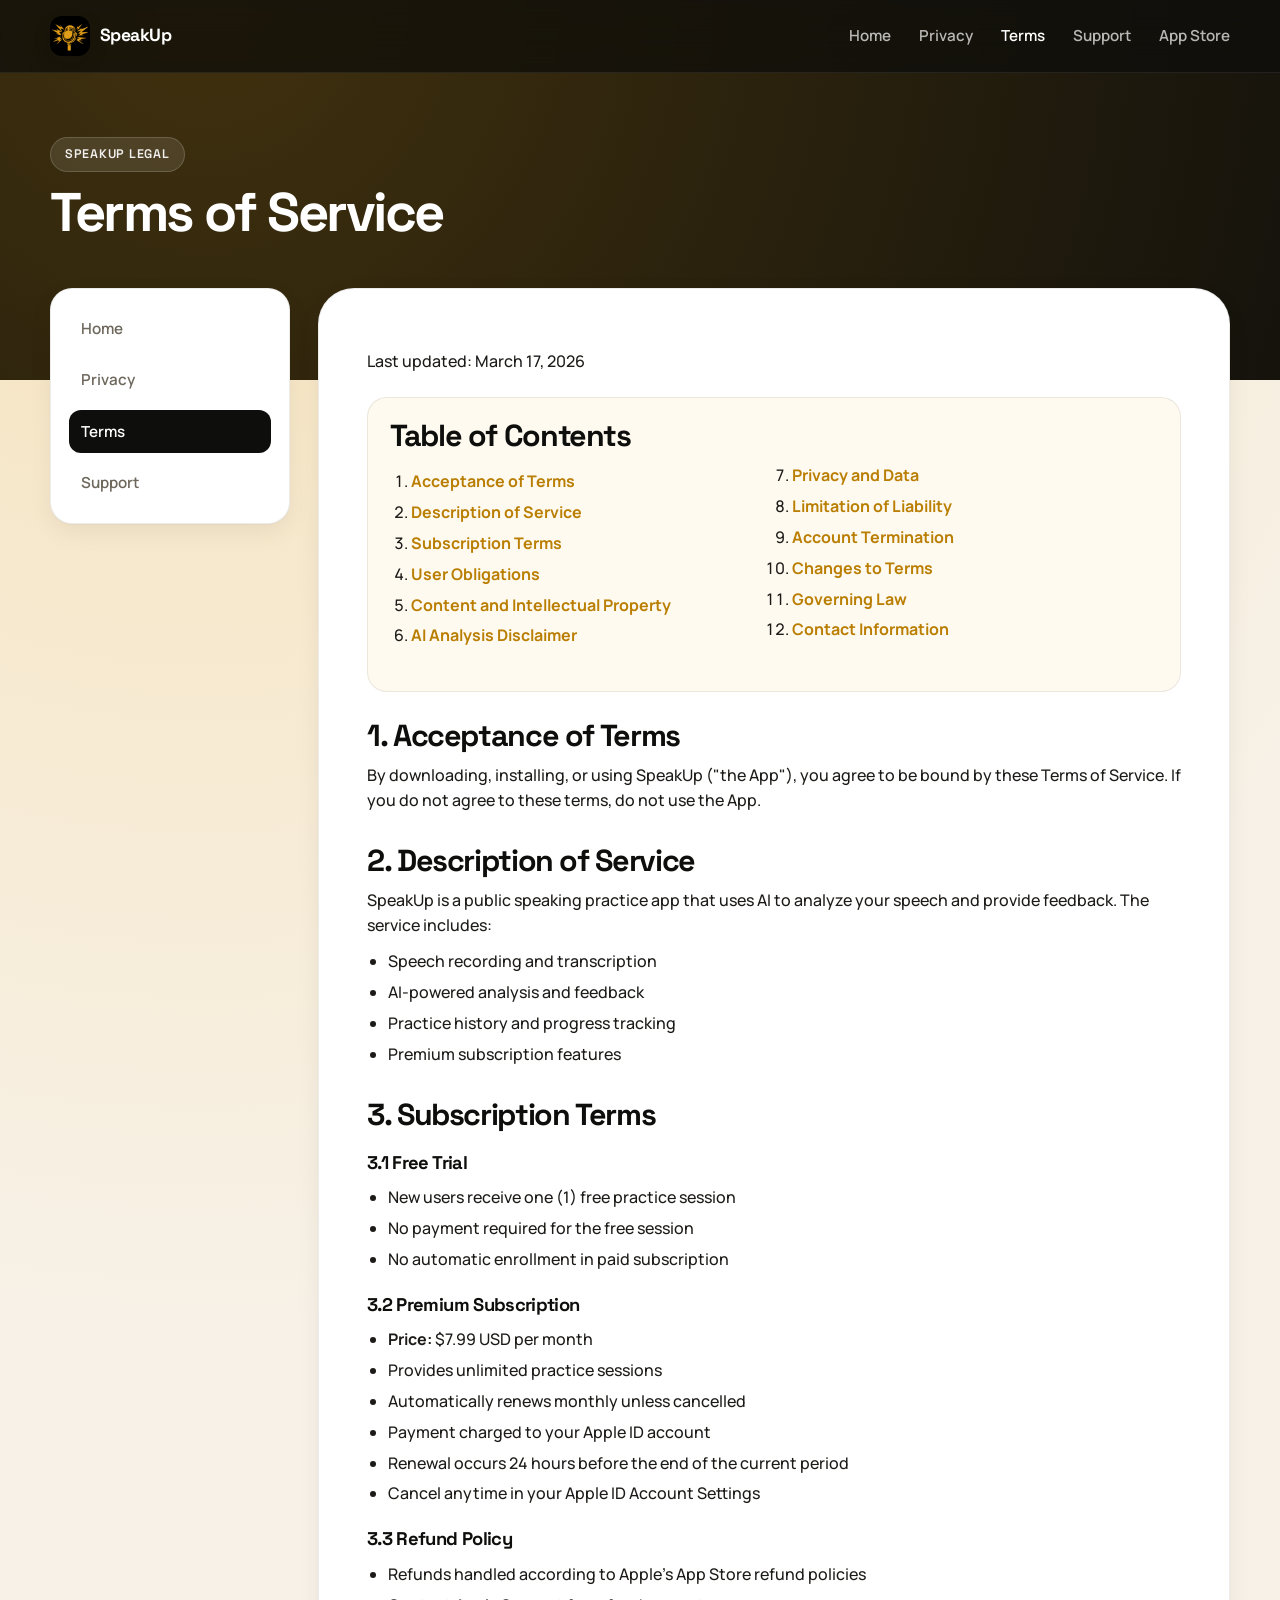
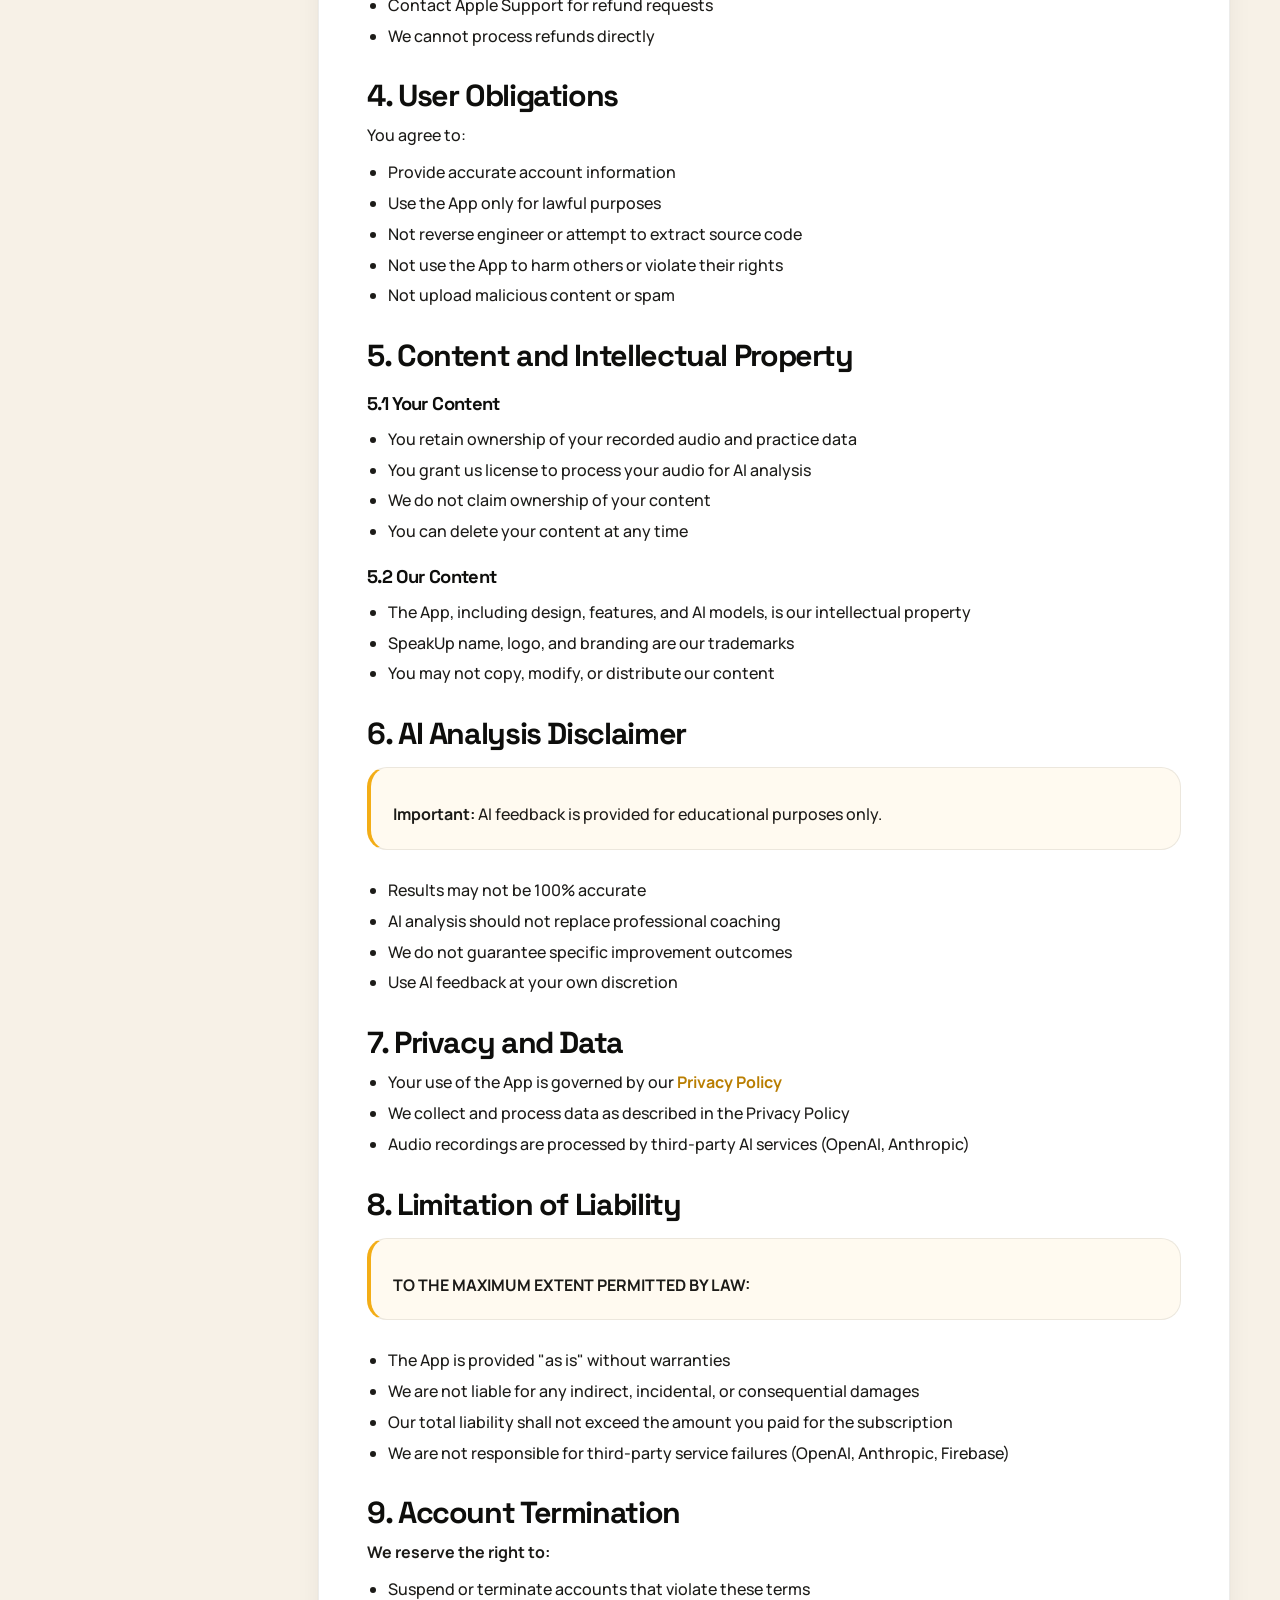
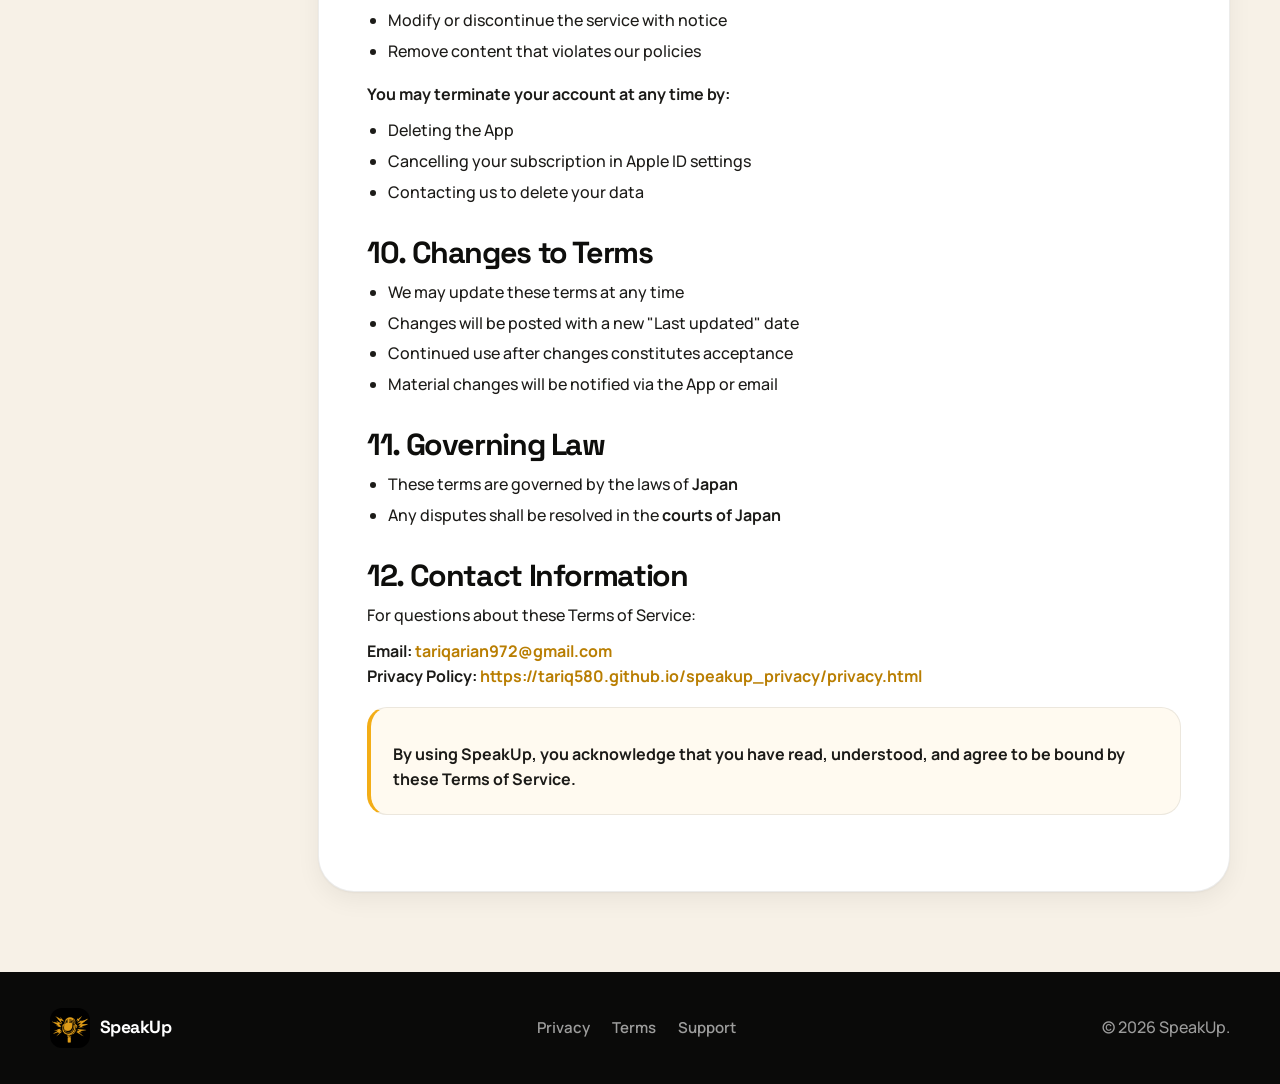
<file: terms.html>
<!DOCTYPE html>
<html lang="en">
<head>
  <meta charset="UTF-8" />
  <meta name="viewport" content="width=device-width, initial-scale=1.0" />
  <title>Terms of Service | SpeakUp</title>
  <meta name="description" content="SpeakUp Terms of Service." />
  <link rel="preconnect" href="https://fonts.googleapis.com" />
  <link rel="preconnect" href="https://fonts.gstatic.com" crossorigin />
  <link href="https://fonts.googleapis.com/css2?family=Manrope:wght@400;600;700;800;900&family=Space+Grotesk:wght@500;700&display=swap" rel="stylesheet" />
  <link rel="icon" type="image/png" href="assets/icon/appstore.png" />
  <link rel="stylesheet" href="assets/site.css" />
</head>
<body class="doc-page">
  <header class="site-header dark">
    <div class="wrap header-inner">
      <a class="brand" href="landing.html" aria-label="SpeakUp home">
        <img class="brand-mark" src="assets/icon/appstore.png" alt="SpeakUp logo" />
        <span>SpeakUp</span>
      </a>
      <nav class="header-nav" aria-label="Primary">
        <a href="landing.html">Home</a>
        <a href="privacy.html">Privacy</a>
        <a class="active" href="terms.html">Terms</a>
        <a href="support.html">Support</a>
        <a href="https://apps.apple.com/app/id6760455037">App Store</a>
      </nav>
    </div>
  </header>

  <main>
    <section class="doc-hero">
      <div class="wrap">
        <span class="pill">SpeakUp legal</span>
        <h1>Terms of Service</h1>
      </div>
    </section>

    <div class="wrap doc-layout">
      <nav class="doc-nav" aria-label="Legal pages">
        <a href="landing.html">Home</a>
        <a href="privacy.html">Privacy</a>
        <a class="active" href="terms.html">Terms</a>
        <a href="support.html">Support</a>
      </nav>

      <article class="doc-card">
        <p class="doc-meta">Last updated: March 17, 2026</p>

        <div class="toc">
          <h2>Table of Contents</h2>
          <ol>
            <li><a href="#acceptance">Acceptance of Terms</a></li>
            <li><a href="#service">Description of Service</a></li>
            <li><a href="#subscription">Subscription Terms</a></li>
            <li><a href="#obligations">User Obligations</a></li>
            <li><a href="#content">Content and Intellectual Property</a></li>
            <li><a href="#disclaimer">AI Analysis Disclaimer</a></li>
            <li><a href="#privacy">Privacy and Data</a></li>
            <li><a href="#liability">Limitation of Liability</a></li>
            <li><a href="#termination">Account Termination</a></li>
            <li><a href="#changes">Changes to Terms</a></li>
            <li><a href="#governing">Governing Law</a></li>
            <li><a href="#contact">Contact Information</a></li>
          </ol>
        </div>

        <h2 id="acceptance">1. Acceptance of Terms</h2>
        <p>By downloading, installing, or using SpeakUp ("the App"), you agree to be bound by these Terms of Service. If you do not agree to these terms, do not use the App.</p>

        <h2 id="service">2. Description of Service</h2>
        <p>SpeakUp is a public speaking practice app that uses AI to analyze your speech and provide feedback. The service includes:</p>
        <ul>
          <li>Speech recording and transcription</li>
          <li>AI-powered analysis and feedback</li>
          <li>Practice history and progress tracking</li>
          <li>Premium subscription features</li>
        </ul>

        <h2 id="subscription">3. Subscription Terms</h2>
        <h3>3.1 Free Trial</h3>
        <ul>
          <li>New users receive one (1) free practice session</li>
          <li>No payment required for the free session</li>
          <li>No automatic enrollment in paid subscription</li>
        </ul>

        <h3>3.2 Premium Subscription</h3>
        <ul>
          <li><strong>Price:</strong> $7.99 USD per month</li>
          <li>Provides unlimited practice sessions</li>
          <li>Automatically renews monthly unless cancelled</li>
          <li>Payment charged to your Apple ID account</li>
          <li>Renewal occurs 24 hours before the end of the current period</li>
          <li>Cancel anytime in your Apple ID Account Settings</li>
        </ul>

        <h3>3.3 Refund Policy</h3>
        <ul>
          <li>Refunds handled according to Apple's App Store refund policies</li>
          <li>Contact Apple Support for refund requests</li>
          <li>We cannot process refunds directly</li>
        </ul>

        <h2 id="obligations">4. User Obligations</h2>
        <p>You agree to:</p>
        <ul>
          <li>Provide accurate account information</li>
          <li>Use the App only for lawful purposes</li>
          <li>Not reverse engineer or attempt to extract source code</li>
          <li>Not use the App to harm others or violate their rights</li>
          <li>Not upload malicious content or spam</li>
        </ul>

        <h2 id="content">5. Content and Intellectual Property</h2>
        <h3>5.1 Your Content</h3>
        <ul>
          <li>You retain ownership of your recorded audio and practice data</li>
          <li>You grant us license to process your audio for AI analysis</li>
          <li>We do not claim ownership of your content</li>
          <li>You can delete your content at any time</li>
        </ul>

        <h3>5.2 Our Content</h3>
        <ul>
          <li>The App, including design, features, and AI models, is our intellectual property</li>
          <li>SpeakUp name, logo, and branding are our trademarks</li>
          <li>You may not copy, modify, or distribute our content</li>
        </ul>

        <h2 id="disclaimer">6. AI Analysis Disclaimer</h2>
        <div class="notice">
          <p><strong>Important:</strong> AI feedback is provided for educational purposes only.</p>
        </div>
        <ul>
          <li>Results may not be 100% accurate</li>
          <li>AI analysis should not replace professional coaching</li>
          <li>We do not guarantee specific improvement outcomes</li>
          <li>Use AI feedback at your own discretion</li>
        </ul>

        <h2 id="privacy">7. Privacy and Data</h2>
        <ul>
          <li>Your use of the App is governed by our <a href="privacy.html">Privacy Policy</a></li>
          <li>We collect and process data as described in the Privacy Policy</li>
          <li>Audio recordings are processed by third-party AI services (OpenAI, Anthropic)</li>
        </ul>

        <h2 id="liability">8. Limitation of Liability</h2>
        <div class="notice">
          <p><strong>TO THE MAXIMUM EXTENT PERMITTED BY LAW:</strong></p>
        </div>
        <ul>
          <li>The App is provided "as is" without warranties</li>
          <li>We are not liable for any indirect, incidental, or consequential damages</li>
          <li>Our total liability shall not exceed the amount you paid for the subscription</li>
          <li>We are not responsible for third-party service failures (OpenAI, Anthropic, Firebase)</li>
        </ul>

        <h2 id="termination">9. Account Termination</h2>
        <p><strong>We reserve the right to:</strong></p>
        <ul>
          <li>Suspend or terminate accounts that violate these terms</li>
          <li>Modify or discontinue the service with notice</li>
          <li>Remove content that violates our policies</li>
        </ul>

        <p><strong>You may terminate your account at any time by:</strong></p>
        <ul>
          <li>Deleting the App</li>
          <li>Cancelling your subscription in Apple ID settings</li>
          <li>Contacting us to delete your data</li>
        </ul>

        <h2 id="changes">10. Changes to Terms</h2>
        <ul>
          <li>We may update these terms at any time</li>
          <li>Changes will be posted with a new "Last updated" date</li>
          <li>Continued use after changes constitutes acceptance</li>
          <li>Material changes will be notified via the App or email</li>
        </ul>

        <h2 id="governing">11. Governing Law</h2>
        <ul>
          <li>These terms are governed by the laws of <strong>Japan</strong></li>
          <li>Any disputes shall be resolved in the <strong>courts of Japan</strong></li>
        </ul>

        <h2 id="contact">12. Contact Information</h2>
        <p>For questions about these Terms of Service:</p>
        <p>
          <strong>Email:</strong> <a href="mailto:tariqarian972@gmail.com">tariqarian972@gmail.com</a><br>
          <strong>Privacy Policy:</strong> <a href="privacy.html">https://tariq580.github.io/speakup_privacy/privacy.html</a>
        </p>

        <div class="notice">
          <p><strong>By using SpeakUp, you acknowledge that you have read, understood, and agree to be bound by these Terms of Service.</strong></p>
        </div>
      </article>
    </div>
  </main>

  <footer class="site-footer">
    <div class="wrap footer-inner">
      <a class="brand" href="landing.html">
        <img class="brand-mark" src="assets/icon/appstore.png" alt="SpeakUp logo" />
        <span>SpeakUp</span>
      </a>
      <div class="footer-links">
        <a href="privacy.html">Privacy</a>
        <a href="terms.html">Terms</a>
        <a href="support.html">Support</a>
      </div>
      <span>© 2026 SpeakUp.</span>
    </div>
  </footer>
</body>
</html>
</file>
<file: assets/site.css>
/* ============================================================
   SpeakUp landing — design tokens
   Palette pulled directly from the iOS app: warm cream surface,
   pure white cards, a single gold/amber accent and an ink near-black.
   ============================================================ */
:root {
  --ink: #0e0e0c;
  --ink-soft: #1c1b18;
  --muted: #6d675c;
  --muted-light: #b3ad9f;
  --paper: #ffffff;
  --paper-warm: #fffaf0;
  --cream: #f7f1e7;
  --cream-deep: #efe6d3;
  --line: rgba(14, 14, 12, 0.08);
  --line-strong: rgba(14, 14, 12, 0.14);
  --line-light: rgba(255, 255, 255, 0.12);
  --gold: #f3ad16;
  --gold-soft: #ffd13a;
  --gold-deep: #b97e02;
  --gold-tint: rgba(243, 173, 22, 0.14);
  --green: #35c75a;
  --green-soft: #d8f3df;
  --red: #ff5656;
  --red-soft: #fde2e2;
  --pink: #ff7a8a;
  --shadow-sm: 0 1px 2px rgba(14, 14, 12, 0.04), 0 8px 24px rgba(14, 14, 12, 0.06);
  --shadow-md: 0 18px 48px rgba(14, 14, 12, 0.10);
  --shadow-lg: 0 32px 80px rgba(14, 14, 12, 0.14);
  --shadow-phone: 0 40px 80px rgba(14, 14, 12, 0.22), 0 12px 28px rgba(14, 14, 12, 0.16);
  --r-sm: 12px;
  --r-md: 18px;
  --r-lg: 26px;
  --r-xl: 36px;
  --max: 1180px;
  --easing: cubic-bezier(0.22, 0.61, 0.36, 1);
}

* { box-sizing: border-box; margin: 0; padding: 0; }

html { scroll-behavior: smooth; }

body {
  min-width: 320px;
  background: var(--cream);
  color: var(--ink);
  font-family: "Manrope", system-ui, -apple-system, sans-serif;
  font-weight: 500;
  line-height: 1.55;
  -webkit-font-smoothing: antialiased;
}

img { display: block; max-width: 100%; }
a { color: inherit; text-decoration: none; }
button { font: inherit; cursor: pointer; }

.wrap {
  width: min(calc(100% - 40px), var(--max));
  margin: 0 auto;
}

/* ============================================================
   Type scale
   ============================================================ */
h1, h2, h3 {
  font-family: "Space Grotesk", system-ui, sans-serif;
  font-weight: 700;
  letter-spacing: -0.045em;
  line-height: 1.02;
  color: var(--ink);
}

h1 {
  font-size: clamp(3.4rem, 7.4vw, 6rem);
  line-height: 0.98;
}

h1 em {
  font-style: normal;
  background: linear-gradient(135deg, var(--gold-soft), var(--gold-deep));
  -webkit-background-clip: text;
  background-clip: text;
  color: transparent;
}

h2 {
  font-size: clamp(2.4rem, 4.6vw, 3.6rem);
}

h3 {
  font-size: 1.4rem;
  letter-spacing: -0.035em;
  line-height: 1.18;
}

p { color: var(--muted); }

.eyebrow {
  display: inline-flex;
  align-items: center;
  gap: 8px;
  padding: 7px 12px;
  border-radius: 999px;
  background: rgba(243, 173, 22, 0.12);
  color: var(--gold-deep);
  font-family: "Space Grotesk", sans-serif;
  font-size: 0.78rem;
  font-weight: 600;
  letter-spacing: 0.06em;
  text-transform: uppercase;
}

.eyebrow::before {
  content: "";
  width: 6px;
  height: 6px;
  border-radius: 999px;
  background: var(--gold);
  box-shadow: 0 0 0 4px rgba(243, 173, 22, 0.2);
}

.eyebrow-light {
  background: rgba(255, 255, 255, 0.08);
  color: var(--gold-soft);
}

.eyebrow-light::before {
  box-shadow: 0 0 0 4px rgba(243, 173, 22, 0.18);
}

/* ============================================================
   Buttons
   ============================================================ */
.button {
  display: inline-flex;
  align-items: center;
  justify-content: center;
  gap: 10px;
  min-height: 52px;
  padding: 0 22px;
  border: 1px solid transparent;
  border-radius: 999px;
  font-family: "Manrope", sans-serif;
  font-weight: 800;
  font-size: 0.98rem;
  letter-spacing: -0.01em;
  text-decoration: none;
  transition: transform 220ms var(--easing), box-shadow 220ms var(--easing), background 220ms var(--easing);
}

.button svg { width: 22px; height: 22px; }

.button:hover { transform: translateY(-2px); }

.button-primary {
  background: var(--ink);
  color: #fff;
  box-shadow: 0 14px 32px rgba(14, 14, 12, 0.22);
}

.button-primary:hover {
  background: #1f1f1c;
  box-shadow: 0 18px 40px rgba(14, 14, 12, 0.28);
}

.button-light {
  background: var(--gold);
  color: var(--ink);
  box-shadow: 0 16px 36px rgba(243, 173, 22, 0.36);
}

.button-light:hover {
  background: var(--gold-soft);
}

.button-block {
  width: 100%;
}

.button-link {
  display: inline-flex;
  align-items: center;
  gap: 6px;
  padding: 6px 0;
  color: var(--ink);
  font-weight: 700;
  font-size: 0.95rem;
  border-bottom: 1.5px solid transparent;
  transition: border-color 200ms var(--easing);
}

.button-link::after {
  content: "→";
  transition: transform 200ms var(--easing);
}

.button-link:hover {
  border-bottom-color: var(--ink);
}

.button-link:hover::after {
  transform: translateX(3px);
}

/* ============================================================
   Header
   ============================================================ */
.site-header {
  position: sticky;
  top: 0;
  z-index: 50;
  background: rgba(247, 241, 231, 0.78);
  backdrop-filter: blur(16px) saturate(140%);
  -webkit-backdrop-filter: blur(16px) saturate(140%);
  border-bottom: 1px solid var(--line);
}

.header-inner {
  display: flex;
  align-items: center;
  justify-content: space-between;
  min-height: 72px;
  gap: 24px;
}

.brand {
  display: inline-flex;
  align-items: center;
  gap: 10px;
  font-family: "Space Grotesk", sans-serif;
  font-weight: 700;
  font-size: 1.1rem;
  letter-spacing: -0.03em;
}

.brand-mark {
  width: 40px;
  height: 40px;
  border-radius: 12px;
  object-fit: cover;
  box-shadow: 0 8px 18px rgba(14, 14, 12, 0.14);
}

.header-nav {
  display: flex;
  align-items: center;
  gap: 28px;
  font-size: 0.95rem;
  font-weight: 600;
  color: var(--muted);
}

.header-nav a {
  transition: color 160ms var(--easing);
}

.header-nav a:hover {
  color: var(--ink);
}

.nav-cta {
  display: inline-flex;
  align-items: center;
  justify-content: center;
  min-height: 40px;
  padding: 0 16px;
  border-radius: 999px;
  background: var(--ink);
  color: #fff !important;
  font-weight: 700;
  font-size: 0.9rem;
}

.nav-cta:hover {
  background: #1f1f1c;
}

/* ============================================================
   Hero
   ============================================================ */
.hero {
  position: relative;
  overflow: hidden;
  padding: 72px 0 96px;
  background:
    radial-gradient(ellipse at 80% 0%, rgba(243, 173, 22, 0.22), transparent 48%),
    radial-gradient(ellipse at 0% 50%, rgba(255, 209, 58, 0.16), transparent 55%),
    var(--cream);
}

.hero-grid {
  position: relative;
  z-index: 1;
  display: grid;
  grid-template-columns: 1.05fr 0.95fr;
  gap: 56px;
  align-items: center;
}

.hero-copy {
  transition: opacity 700ms var(--easing), transform 700ms var(--easing);
}

.js-ready .hero-copy {
  opacity: 0;
  transform: translateY(20px);
}

.js-ready .hero-copy.in-view {
  opacity: 1;
  transform: none;
}

.hero-copy .eyebrow { margin-bottom: 24px; }

.hero-copy h1 {
  margin-bottom: 22px;
}

.hero-copy > p {
  max-width: 38ch;
  margin-bottom: 32px;
  font-size: clamp(1.05rem, 1.4vw, 1.18rem);
  color: var(--muted);
  font-weight: 500;
}

.hero-actions {
  display: flex;
  flex-wrap: wrap;
  align-items: center;
  gap: 18px;
}

.hero-stage {
  position: relative;
  display: flex;
  align-items: center;
  justify-content: center;
  min-height: 560px;
  transition: opacity 800ms 120ms var(--easing), transform 800ms 120ms var(--easing);
}

.js-ready .hero-stage {
  opacity: 0;
  transform: translateY(20px) scale(0.98);
}

.js-ready .hero-stage.in-view {
  opacity: 1;
  transform: none;
}

.hero-glow {
  position: absolute;
  width: 460px;
  height: 460px;
  border-radius: 50%;
  background: radial-gradient(circle, rgba(243, 173, 22, 0.34), transparent 65%);
  filter: blur(8px);
  z-index: 0;
}

.phone-hero {
  animation: float-soft 8s ease-in-out infinite;
}

@keyframes float-soft {
  0%, 100% { transform: translateY(0); }
  50% { transform: translateY(-10px); }
}

/* ============================================================
   Phone mockup component
   ============================================================ */
.phone {
  position: relative;
  background: #0a0a0a;
  border-radius: 44px;
  padding: 8px;
  box-shadow: var(--shadow-phone);
  isolation: isolate;
}

.phone::before,
.phone::after {
  content: "";
  position: absolute;
  border-radius: inherit;
  pointer-events: none;
}

.phone::before {
  inset: 0;
  background: linear-gradient(160deg, rgba(255, 255, 255, 0.08), transparent 30%);
  z-index: 2;
}

.phone::after {
  inset: 0;
  border: 1px solid rgba(255, 255, 255, 0.06);
}

.phone-screen {
  position: relative;
  overflow: hidden;
  border-radius: 36px;
  background: #f3f3f3;
  z-index: 1;
}

.phone-screen img {
  display: block;
  width: 100%;
  height: auto;
  border-radius: inherit;
}

/* Caps tuned to the 471px source width — at 2× retina, ≤280 CSS px keeps
   the screenshots crisp instead of upscaled and blurry. */
.phone-hero { width: min(280px, 84%); }
.phone-feature { width: min(260px, 80%); }

.phone img,
.phone-screen img {
  image-rendering: -webkit-optimize-contrast;
}

/* ============================================================
   Stats band
   ============================================================ */
.band {
  padding: 28px 0;
  border-top: 1px solid var(--line);
  border-bottom: 1px solid var(--line);
  background: var(--paper-warm);
}

.band-stats-grid {
  display: grid;
  grid-template-columns: repeat(4, 1fr);
  gap: 24px;
  text-align: center;
}

.band-stats-grid > div {
  display: flex;
  flex-direction: column;
  gap: 4px;
  transition: opacity 600ms var(--easing), transform 600ms var(--easing);
}

.js-ready .band-stats-grid > div {
  opacity: 0;
  transform: translateY(10px);
}

.js-ready .band-stats-grid > div.in-view {
  opacity: 1;
  transform: none;
}

.band-stats-grid > div:nth-child(2) { transition-delay: 80ms; }
.band-stats-grid > div:nth-child(3) { transition-delay: 160ms; }
.band-stats-grid > div:nth-child(4) { transition-delay: 240ms; }

.band-stats-grid strong {
  font-family: "Space Grotesk", sans-serif;
  font-size: 1.7rem;
  font-weight: 700;
  letter-spacing: -0.04em;
  color: var(--ink);
}

.band-stats-grid span {
  font-size: 0.86rem;
  color: var(--muted);
  font-weight: 600;
}

/* ============================================================
   Sections
   ============================================================ */
.section {
  padding: 110px 0;
}

.section-head {
  max-width: 720px;
  margin: 0 auto 56px;
  text-align: left;
}

.section-head-center { text-align: center; }
.section-head-center .eyebrow { margin: 0 auto; }

.section-head .eyebrow { margin-bottom: 18px; }

.section-head h2 { margin-bottom: 14px; }

.section-head p {
  font-size: 1.08rem;
  color: var(--muted);
  max-width: 56ch;
}

.section-head-center p {
  margin: 0 auto;
}

.section-flow {
  background: var(--cream);
}

/* Flow cards — text on top, phone peeking from the bottom of the card.
   The card is a fixed height with overflow:hidden, and a fade gradient
   blends the phone into the card so the cut never looks abrupt. */
.flow-grid {
  display: grid;
  grid-template-columns: repeat(3, 1fr);
  gap: 18px;
}

.flow-card {
  position: relative;
  display: flex;
  flex-direction: column;
  padding: 32px 32px 0;
  background: var(--paper);
  border: 1px solid var(--line);
  border-radius: var(--r-lg);
  box-shadow: var(--shadow-sm);
  overflow: hidden;
  height: 480px;
  transition: opacity 700ms var(--easing), transform 700ms var(--easing), box-shadow 220ms var(--easing), border-color 220ms var(--easing);
}

/* Soft fade at the bottom — visually dissolves the phone into the card
   so the natural cut from overflow:hidden never looks abrupt. */
.flow-card::after {
  content: "";
  position: absolute;
  inset: auto 0 0 0;
  height: 110px;
  background: linear-gradient(180deg, rgba(255, 255, 255, 0) 0%, var(--paper) 65%);
  pointer-events: none;
  z-index: 3;
}

.js-ready .flow-card {
  opacity: 0;
  transform: translateY(20px);
}

.js-ready .flow-card.in-view {
  opacity: 1;
  transform: none;
}

.flow-card:hover {
  box-shadow: var(--shadow-md);
  border-color: var(--gold-tint);
}

.flow-card:hover .phone-mini {
  transform: translateY(-8px);
}

.flow-card:nth-child(2) { transition-delay: 100ms; }
.flow-card:nth-child(3) { transition-delay: 200ms; }

.flow-card-top {
  display: flex;
  flex-direction: column;
  align-items: flex-start;
  gap: 12px;
}

.flow-num {
  font-family: "Space Grotesk", sans-serif;
  font-size: 0.82rem;
  font-weight: 700;
  letter-spacing: 0.08em;
  color: var(--gold-deep);
}

.flow-icon {
  display: inline-flex;
  align-items: center;
  justify-content: center;
  width: 44px;
  height: 44px;
  border-radius: 12px;
  background: var(--ink);
  color: #fff;
}

.flow-icon svg { width: 22px; height: 22px; }

.flow-card h3 {
  margin-top: 2px;
  font-size: 1.3rem;
}

.flow-card-top > p {
  font-size: 0.98rem;
  color: var(--muted);
  font-weight: 500;
}

.flow-preview {
  position: relative;
  margin-top: 18px;
  flex: 1;
  display: flex;
  align-items: flex-end;
  justify-content: center;
  z-index: 1;
}

.phone-mini {
  width: 175px;
  transition: transform 500ms var(--easing);
}

/* ============================================================
   Feature sections
   ============================================================ */
.section-feature {
  padding: 120px 0;
}

.feature-results { background: var(--cream); }
.feature-ten { background: var(--paper-warm); border-top: 1px solid var(--line); border-bottom: 1px solid var(--line); }

.section-dark {
  background:
    radial-gradient(ellipse at 80% 20%, rgba(243, 173, 22, 0.18), transparent 45%),
    #0e0e0c;
  color: #fff;
}

.section-dark h2,
.section-dark h3 { color: #fff; }
.section-dark p { color: rgba(255, 255, 255, 0.66); }

.feature-grid {
  display: grid;
  grid-template-columns: 1fr 1fr;
  gap: 64px;
  align-items: center;
  transition: opacity 800ms var(--easing), transform 800ms var(--easing);
}

.js-ready .feature-grid {
  opacity: 0;
  transform: translateY(20px);
}

.js-ready .feature-grid.in-view {
  opacity: 1;
  transform: none;
}

.feature-grid-reverse {
  grid-template-columns: 1fr 1fr;
}

.feature-copy .eyebrow { margin-bottom: 18px; }
.feature-copy h2 { margin-bottom: 16px; }
.feature-copy > p {
  margin-bottom: 28px;
  font-size: 1.06rem;
  font-weight: 500;
  max-width: 44ch;
}

.check-list {
  list-style: none;
  display: grid;
  grid-template-columns: 1fr 1fr;
  gap: 10px;
}

.check-list li {
  display: flex;
  align-items: center;
  gap: 12px;
  padding: 14px 16px;
  background: var(--paper);
  border-radius: 14px;
  border: 1px solid var(--line);
  box-shadow: var(--shadow-sm);
}

.check-list li::before {
  content: "";
  flex-shrink: 0;
  width: 9px;
  height: 9px;
  border-radius: 999px;
  background: var(--gold);
  box-shadow: 0 0 0 4px rgba(243, 173, 22, 0.18);
}

.check-list strong {
  font-family: "Space Grotesk", sans-serif;
  font-size: 0.98rem;
  font-weight: 700;
  letter-spacing: -0.02em;
  color: var(--ink);
}

.feature-visual {
  position: relative;
  display: flex;
  align-items: center;
  justify-content: center;
  min-height: 600px;
}

.visual-glow {
  position: absolute;
  width: 380px;
  height: 380px;
  border-radius: 50%;
  background: radial-gradient(circle, rgba(243, 173, 22, 0.28), transparent 60%);
  filter: blur(12px);
  z-index: 0;
}

.visual-glow-dark {
  background: radial-gradient(circle, rgba(243, 173, 22, 0.22), rgba(243, 173, 22, 0) 60%);
}

/* Insight tags */
.insight-tags {
  display: flex;
  flex-wrap: wrap;
  gap: 8px;
  padding: 22px;
  background: rgba(255, 255, 255, 0.04);
  border: 1px solid var(--line-light);
  border-radius: 22px;
  margin-bottom: 18px;
}

.tag {
  display: inline-flex;
  align-items: center;
  padding: 5px 11px;
  border-radius: 8px;
  font-size: 0.95rem;
  font-weight: 500;
  font-family: "Manrope", sans-serif;
}

.tag-regular {
  background: rgba(255, 245, 200, 0.14);
  color: rgba(255, 255, 255, 0.92);
  border: 1px solid rgba(255, 245, 200, 0.18);
}

.tag-filler {
  background: rgba(255, 122, 138, 0.18);
  color: #ff9caa;
  border: 1px solid rgba(255, 122, 138, 0.28);
  font-weight: 600;
}

/* Compare cards */
.compare-mini {
  display: grid;
  grid-template-columns: 1fr 1fr;
  gap: 12px;
}

.compare-card {
  padding: 18px;
  border-radius: 18px;
  font-size: 0.9rem;
  line-height: 1.5;
}

.compare-card p { color: inherit; font-weight: 500; }

.compare-label {
  display: inline-flex;
  align-items: center;
  gap: 8px;
  margin-bottom: 8px;
  font-family: "Space Grotesk", sans-serif;
  font-weight: 700;
  font-size: 0.92rem;
  letter-spacing: -0.02em;
}

.compare-label i {
  display: inline-flex;
  align-items: center;
  justify-content: center;
  width: 22px;
  height: 22px;
  border-radius: 999px;
  font-style: normal;
  font-weight: 800;
  color: #fff;
  font-size: 0.85rem;
}

.compare-bad {
  background: var(--red-soft);
  color: #7a1c1c;
  border: 1px solid rgba(255, 86, 86, 0.18);
}

.compare-bad i { background: var(--red); }

.compare-good {
  background: var(--green-soft);
  color: #16461f;
  border: 1px solid rgba(53, 199, 90, 0.22);
}

.compare-good i { background: var(--green); }

/* ============================================================
   CTA banner
   ============================================================ */
.cta-band {
  background:
    radial-gradient(ellipse at 0% 0%, rgba(243, 173, 22, 0.4), transparent 55%),
    radial-gradient(ellipse at 100% 100%, rgba(243, 173, 22, 0.28), transparent 55%),
    #0e0e0c;
  color: #fff;
  padding: 80px 0;
}

.cta-inner {
  display: grid;
  grid-template-columns: 1fr auto;
  gap: 36px;
  align-items: center;
}

.cta-inner h2 { color: #fff; margin-bottom: 8px; }
.cta-inner p { color: rgba(255, 255, 255, 0.74); max-width: 48ch; font-size: 1.05rem; }

/* ============================================================
   Pricing
   ============================================================ */
.section-pricing {
  background: var(--cream);
}

.pricing-wrap { max-width: 880px; margin: 0 auto; }

.pricing-card {
  margin-top: 16px;
  padding: clamp(28px, 4vw, 44px);
  border-radius: var(--r-xl);
  background: var(--paper);
  border: 1px solid var(--line);
  box-shadow: var(--shadow-md);
  display: grid;
  grid-template-columns: 0.95fr 1.05fr;
  gap: 40px;
  align-items: center;
  transition: opacity 800ms var(--easing), transform 800ms var(--easing);
}

.js-ready .pricing-card {
  opacity: 0;
  transform: translateY(20px);
}

.js-ready .pricing-card.in-view {
  opacity: 1;
  transform: none;
}

.pricing-label {
  display: inline-block;
  margin-bottom: 16px;
  padding: 6px 12px;
  border-radius: 999px;
  background: var(--gold-tint);
  color: var(--gold-deep);
  font-family: "Space Grotesk", sans-serif;
  font-weight: 700;
  font-size: 0.82rem;
  letter-spacing: 0.04em;
  text-transform: uppercase;
}

.pricing-price {
  display: flex;
  align-items: baseline;
  gap: 4px;
  font-family: "Space Grotesk", sans-serif;
  color: var(--ink);
  letter-spacing: -0.05em;
  margin-bottom: 14px;
}

.pricing-currency {
  font-size: 2rem;
  font-weight: 600;
}

.pricing-amount {
  font-size: 4.2rem;
  font-weight: 700;
}

.pricing-period {
  font-size: 1.05rem;
  font-weight: 600;
  color: var(--muted);
  margin-left: 6px;
}

.pricing-note {
  font-size: 0.95rem;
  color: var(--muted);
  font-weight: 500;
}

.pricing-features {
  list-style: none;
  display: grid;
  gap: 10px;
  margin-bottom: 22px;
  padding-left: 0;
}

.pricing-card .pricing-features { margin-bottom: 0; }

.pricing-features li {
  display: flex;
  align-items: flex-start;
  gap: 12px;
  padding: 10px 0;
  border-top: 1px solid var(--line);
  color: var(--ink-soft);
  font-weight: 600;
  font-size: 0.98rem;
}

.pricing-features li:first-child { border-top: 0; padding-top: 0; }

.pricing-features li::before {
  content: "";
  flex-shrink: 0;
  width: 22px;
  height: 22px;
  margin-top: 1px;
  border-radius: 999px;
  background: var(--gold-tint) url("data:image/svg+xml;utf8,<svg xmlns='http://www.w3.org/2000/svg' viewBox='0 0 24 24' fill='none' stroke='%23b97e02' stroke-width='3' stroke-linecap='round' stroke-linejoin='round'><polyline points='4 12 10 18 20 6'/></svg>") center/14px no-repeat;
}

.pricing-card .button-block { margin-top: 22px; grid-column: 2; }

@media (max-width: 720px) {
  .pricing-card .button-block { grid-column: auto; }
}

/* ============================================================
   Footer
   ============================================================ */
.site-footer {
  background: #0a0a09;
  color: rgba(255, 255, 255, 0.6);
  padding: 36px 0;
}

.footer-inner {
  display: flex;
  align-items: center;
  justify-content: space-between;
  gap: 24px;
}

.site-footer .brand {
  color: #fff;
}

.site-footer .brand-mark {
  box-shadow: none;
}

.footer-links {
  display: flex;
  align-items: center;
  gap: 22px;
  font-size: 0.94rem;
  font-weight: 600;
}

.footer-links a:hover { color: var(--gold-soft); }

.footer-copyright {
  font-size: 0.9rem;
}

/* ============================================================
   Doc pages (privacy / terms / support)
   ============================================================ */
.doc-page {
  background:
    radial-gradient(circle at 16% 0%, rgba(243, 173, 22, 0.22), transparent 30%),
    linear-gradient(180deg, #0e0e0c 0, #0e0e0c 380px, var(--cream) 380px);
}

.doc-hero {
  padding: 64px 0 48px;
  color: #fff;
}

.doc-hero h1 {
  color: #fff;
  font-size: clamp(2.4rem, 5vw, 3.4rem);
  margin-top: 14px;
}

.doc-hero p {
  max-width: 50ch;
  margin-top: 16px;
  color: rgba(255, 255, 255, 0.7);
  font-size: 1.04rem;
  font-weight: 500;
}

/* legacy pill (used in doc heros) */
.pill {
  display: inline-flex;
  align-items: center;
  gap: 8px;
  padding: 7px 14px;
  border-radius: 999px;
  background: rgba(255, 255, 255, 0.1);
  border: 1px solid rgba(255, 255, 255, 0.16);
  color: rgba(255, 255, 255, 0.92);
  font-family: "Space Grotesk", sans-serif;
  font-size: 0.78rem;
  font-weight: 600;
  letter-spacing: 0.06em;
  text-transform: uppercase;
}

.site-header.dark {
  background: rgba(14, 14, 12, 0.75);
  border-bottom-color: rgba(255, 255, 255, 0.08);
}

.site-header.dark .brand { color: #fff; }
.site-header.dark .header-nav { color: rgba(255, 255, 255, 0.7); }
.site-header.dark .header-nav a:hover,
.site-header.dark .header-nav a.active { color: #fff; }
.site-header.dark .nav-cta {
  background: var(--gold);
  color: var(--ink) !important;
}
.site-header.dark .nav-cta:hover { background: var(--gold-soft); }

.doc-layout {
  display: grid;
  grid-template-columns: 240px minmax(0, 1fr);
  gap: 28px;
  align-items: start;
  padding-bottom: 80px;
}

.doc-nav {
  position: sticky;
  top: 92px;
  display: grid;
  gap: 8px;
  padding: 18px;
  background: var(--paper);
  border: 1px solid var(--line);
  border-radius: 22px;
  box-shadow: var(--shadow-sm);
}

.doc-nav a {
  padding: 10px 12px;
  border-radius: 12px;
  font-weight: 600;
  font-size: 0.95rem;
  color: var(--muted);
}

.doc-nav a:hover,
.doc-nav a.active {
  background: var(--ink);
  color: #fff;
}

.doc-card {
  padding: clamp(24px, 4vw, 48px);
  background: var(--paper);
  border: 1px solid var(--line);
  border-radius: var(--r-xl);
  box-shadow: var(--shadow-sm);
}

.doc-card.compact { max-width: 880px; margin: 0 auto; }

.doc-meta {
  font-size: 0.92rem;
  color: var(--muted);
  font-weight: 600;
  margin-bottom: 24px;
}

.doc-card h2 {
  margin-top: 32px;
  font-size: clamp(1.5rem, 2.4vw, 1.9rem);
}

.doc-card h2:first-of-type { margin-top: 0; }

.doc-card h3 {
  margin: 22px 0 8px;
  font-size: 1.15rem;
}

.doc-card p,
.doc-card li {
  color: var(--ink-soft);
  font-size: 1rem;
  font-weight: 500;
}

.doc-card p { margin-top: 12px; }

.doc-card ul,
.doc-card ol { margin: 12px 0 18px 1.3rem; }

.doc-card li { margin: 6px 0; }

.doc-card a { color: var(--gold-deep); font-weight: 700; }

.toc, .notice, .contact-panel, .faq-card {
  border: 1px solid var(--line);
  border-radius: 20px;
  background: var(--paper-warm);
}

.toc, .notice { padding: 22px; margin: 18px 0 28px; }

.toc ol { columns: 2; }

.notice { border-left: 4px solid var(--gold); }

.contact-panel { padding: 28px; margin: 24px 0 32px; text-align: center; }

.contact-email {
  display: inline-block;
  margin: 12px 0;
  font-size: clamp(1.2rem, 2.4vw, 1.6rem);
  color: var(--gold-deep);
  font-weight: 800;
}

.faq-grid { display: grid; gap: 14px; margin-top: 18px; }

.faq-card { padding: 22px; }

.faq-card h3 { margin-top: 0; color: var(--ink); }

.redirect-page {
  display: grid;
  min-height: 100vh;
  place-items: center;
  background: #0e0e0c;
  color: #fff;
  text-align: center;
}

.redirect-card {
  width: min(calc(100% - 40px), 460px);
  padding: 32px;
  border-radius: 26px;
  background: rgba(255, 255, 255, 0.06);
  border: 1px solid var(--line-light);
}

.redirect-card .brand {
  justify-content: center;
  margin-bottom: 14px;
}

/* ============================================================
   Responsive
   ============================================================ */
@media (max-width: 880px) {
  .header-nav { gap: 16px; font-size: 0.86rem; }
  .header-nav a:not(.nav-cta) { display: none; }

  .hero {
    padding: 56px 0 72px;
  }

  .hero-grid {
    grid-template-columns: 1fr;
    gap: 48px;
  }

  .hero-stage {
    min-height: 540px;
  }

  .hero-glow { width: 420px; height: 420px; }

  .band-stats-grid {
    grid-template-columns: repeat(2, 1fr);
    gap: 18px;
  }

  .section { padding: 80px 0; }
  .section-feature { padding: 80px 0; }

  .flow-grid {
    grid-template-columns: 1fr;
    gap: 18px;
  }

  .flow-card {
    height: 460px;
  }

  .phone-mini { width: 180px; }

  .feature-grid,
  .feature-grid-reverse {
    grid-template-columns: 1fr;
    gap: 40px;
  }

  .feature-grid-reverse .feature-visual { order: 2; }

  .feature-visual { min-height: 520px; }

  .pricing-card {
    grid-template-columns: 1fr;
    gap: 24px;
    padding: 28px;
  }

  .pricing-card .button-block { grid-column: auto; }

  .cta-inner {
    grid-template-columns: 1fr;
    gap: 24px;
  }

  .footer-inner {
    flex-wrap: wrap;
    gap: 18px;
  }

  .doc-layout { grid-template-columns: 1fr; }
  .doc-nav { position: static; grid-template-columns: repeat(4, 1fr); }
  .toc ol { columns: 1; }
}

@media (max-width: 600px) {
  .wrap { width: min(calc(100% - 28px), var(--max)); }
  .hero-copy h1 { font-size: clamp(2.8rem, 11vw, 4rem); }
  .hero-stage { min-height: auto; }
  .phone-hero { width: min(260px, 80%); }
  .phone-feature { width: min(240px, 80%); }
  .feature-visual { min-height: auto; }
  .visual-glow { width: 280px; height: 280px; }
  .hero-glow { width: 320px; height: 320px; }
  .flow-card { height: 440px; padding: 28px 24px 0; }
  .phone-mini { width: 170px; }
  .check-list { grid-template-columns: 1fr; }
  .section { padding: 64px 0; }
  .section-feature { padding: 64px 0; }
  .pricing-amount { font-size: 3.4rem; }
  .compare-mini { grid-template-columns: 1fr; }
  .footer-links { flex-wrap: wrap; gap: 14px; }
}

@media (prefers-reduced-motion: reduce) {
  html { scroll-behavior: auto; }
  *, *::before, *::after {
    animation: none !important;
    transition: none !important;
  }
  .hero-copy,
  .hero-stage,
  .flow-card,
  .feature-grid,
  .pricing-card,
  .band-stats-grid > div {
    opacity: 1 !important;
    transform: none !important;
  }
}
</file>
